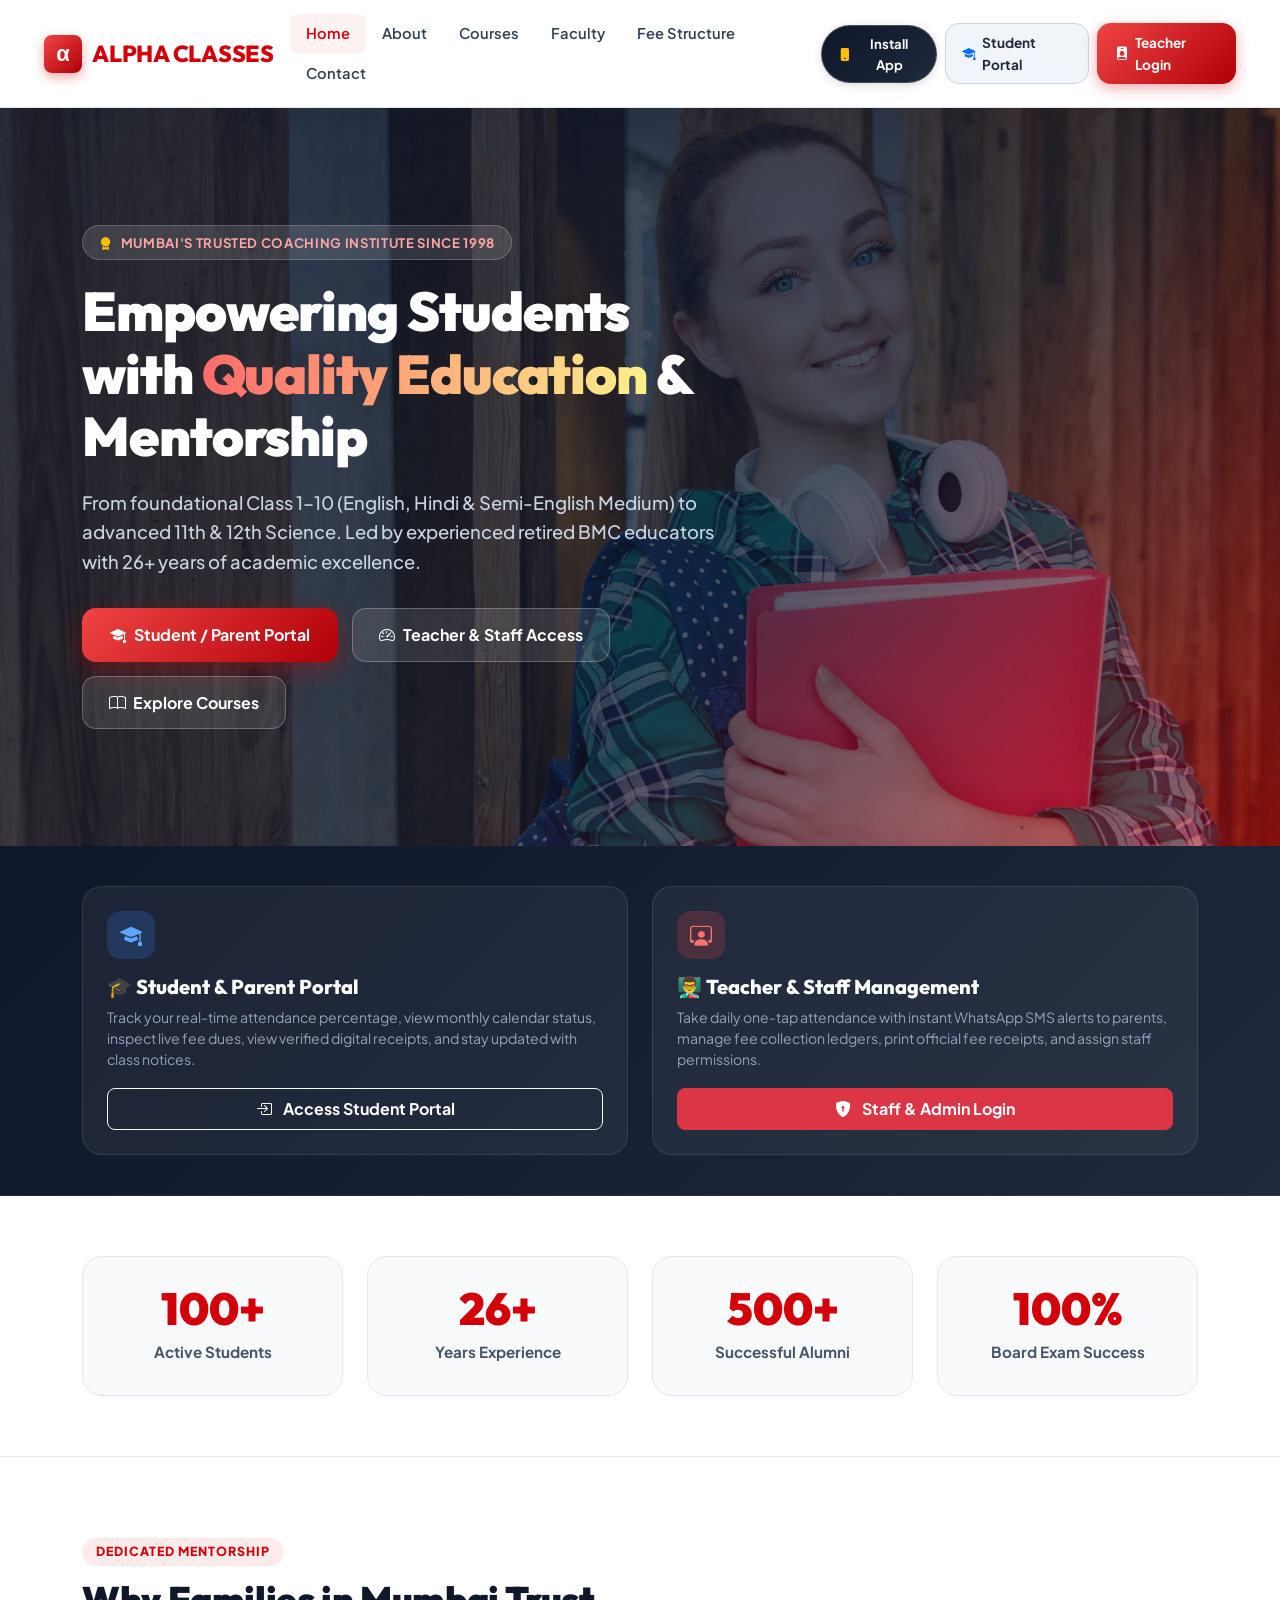
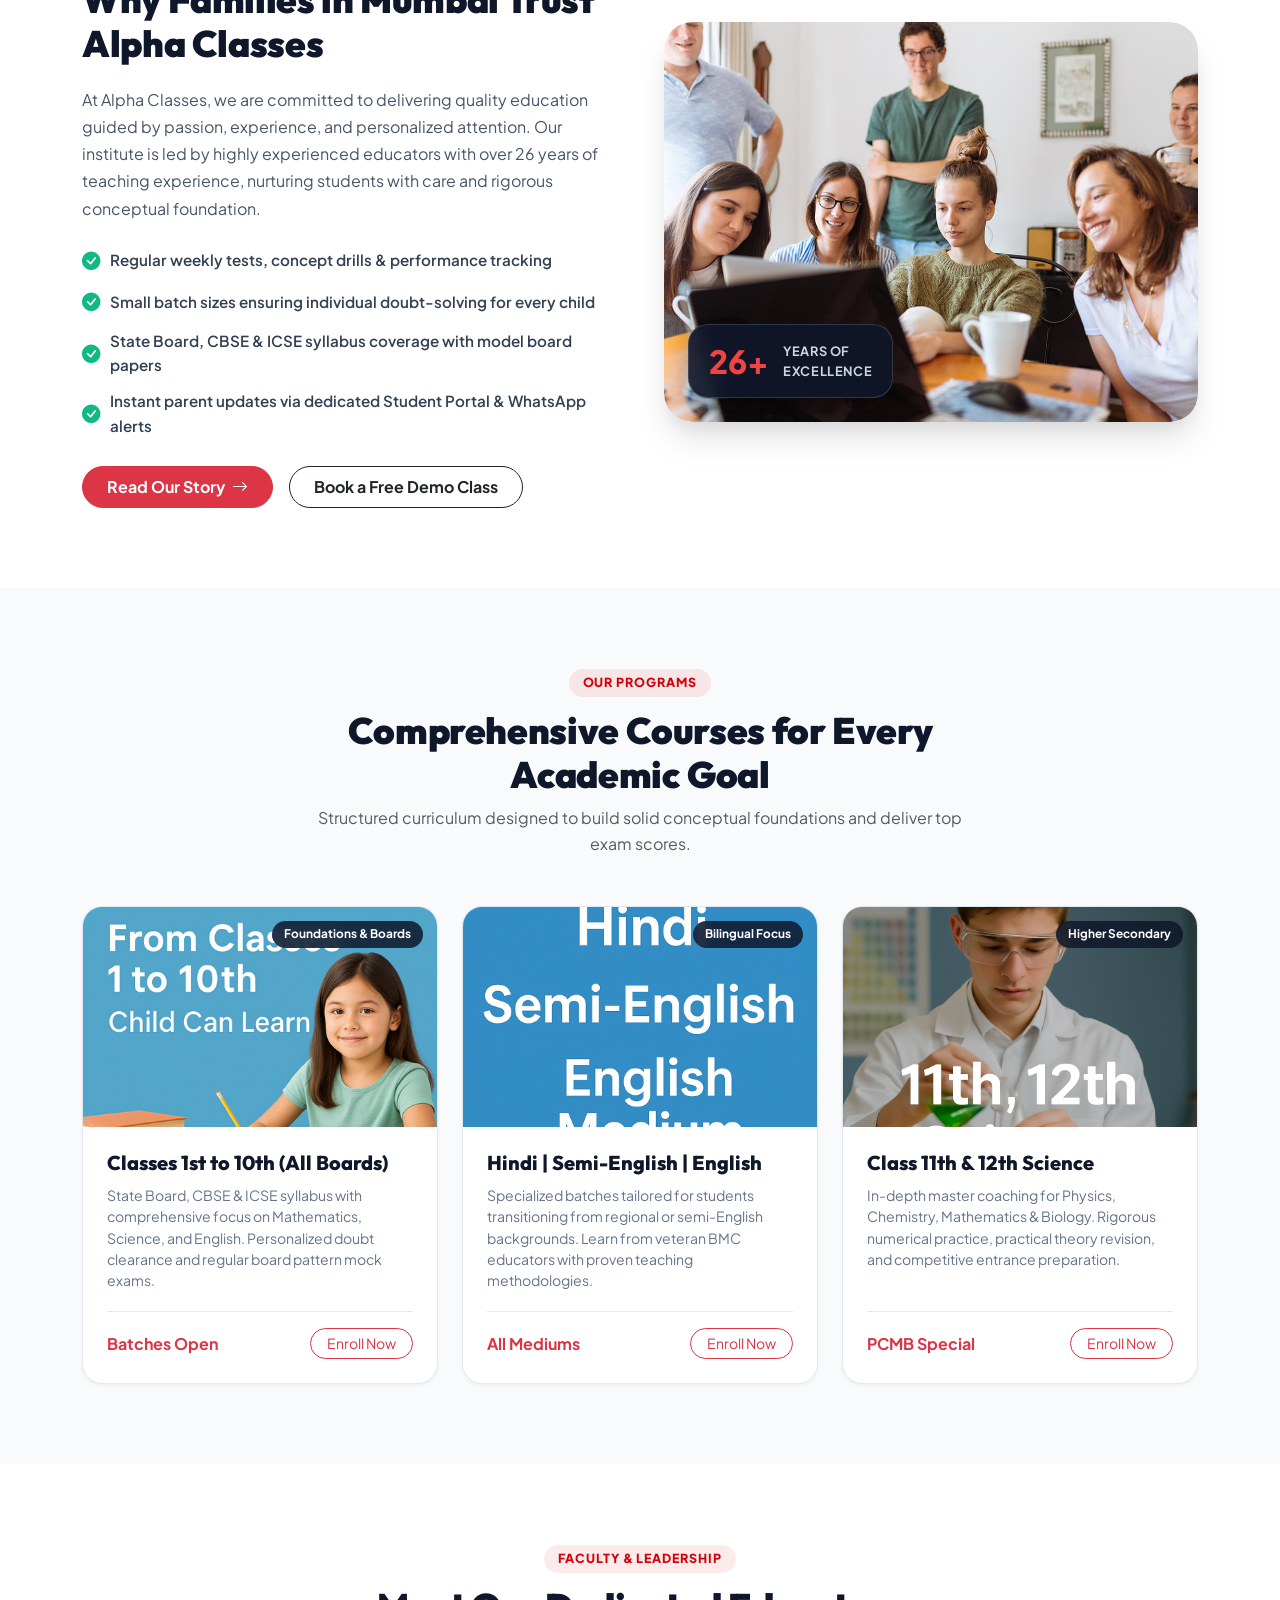
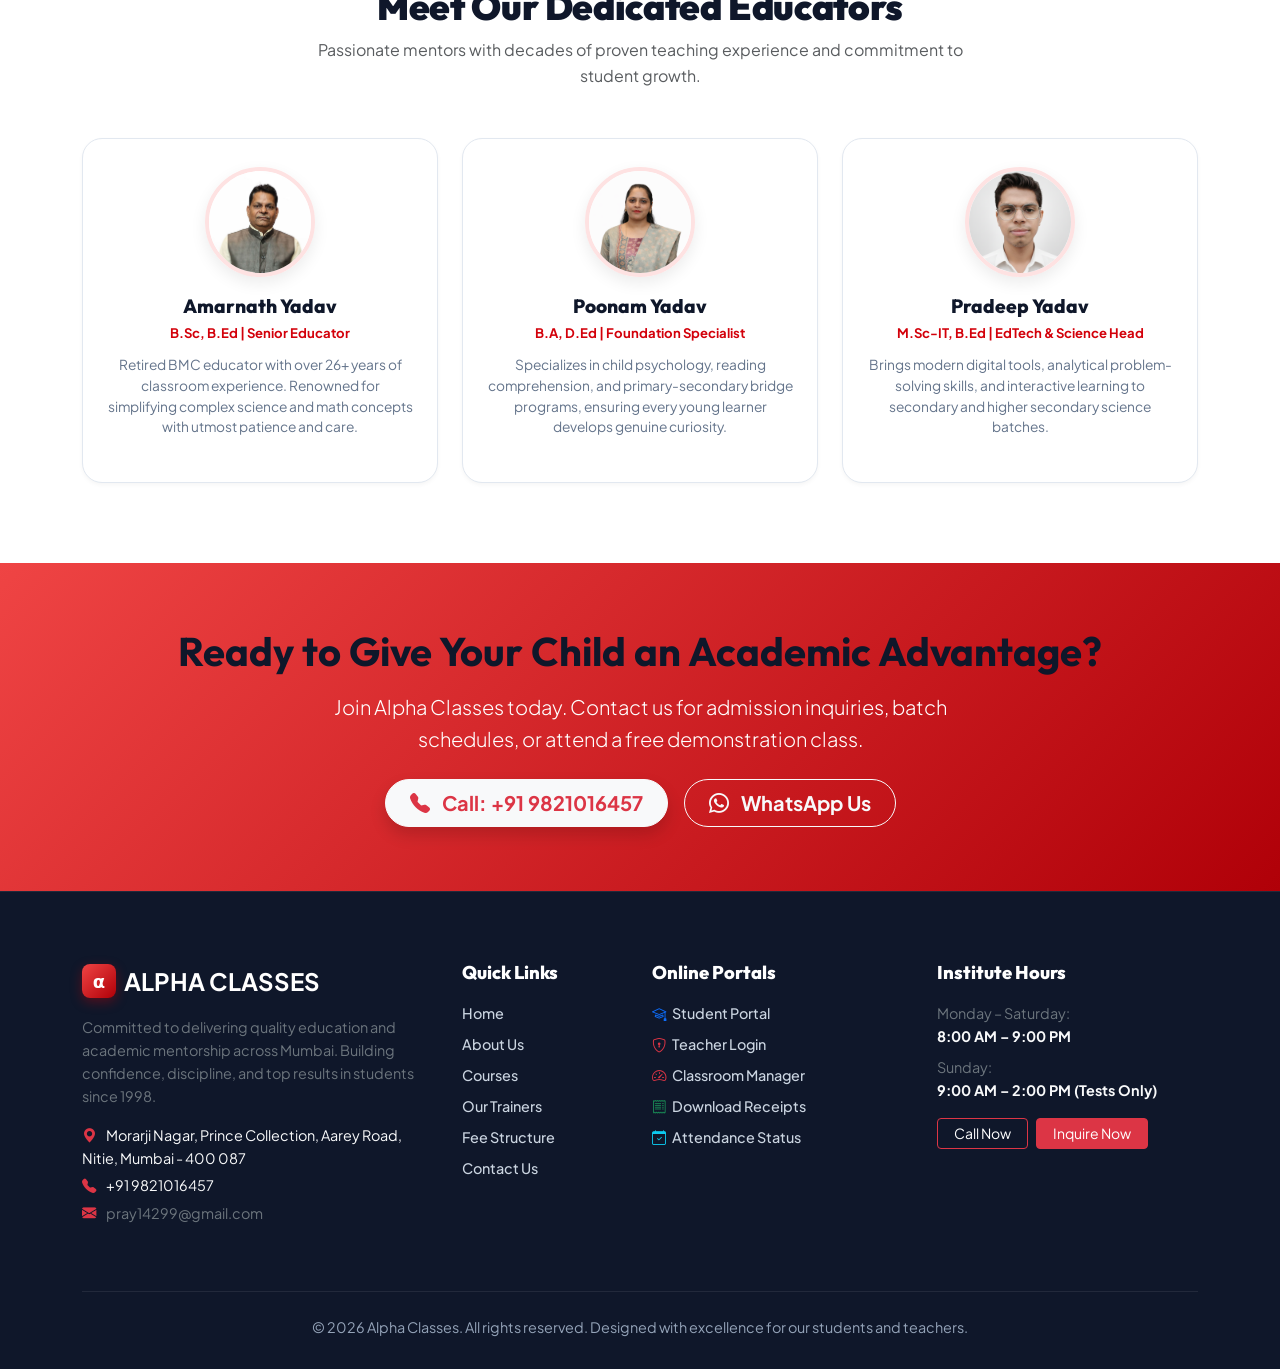
<file: index.html>
<!DOCTYPE html>
<html lang="en">
<head>
  <meta charset="UTF-8" />
  <meta name="viewport" content="width=device-width, initial-scale=1.0"/>
  <title>Alpha Classes — Premier Coaching Institute | Mumbai</title>
  <meta name="description" content="Alpha Classes Mumbai - Quality education from Class 1 to 10th and 11th & 12th Science. Led by experienced educators with 26+ years of excellence." />
  <link rel="icon" type="image/png" href="./images/app-icon-192.png">

  <!-- PWA & Mobile App Meta Tags (iOS & Android) -->
  <link rel="manifest" href="manifest.json">
  <meta name="theme-color" content="#d3000a">
  <meta name="apple-mobile-web-app-capable" content="yes">
  <meta name="apple-mobile-web-app-status-bar-style" content="black-translucent">
  <meta name="apple-mobile-web-app-title" content="Alpha Classes">
  <link rel="apple-touch-icon" href="./images/apple-touch-icon.png">

  <!-- Google Fonts & Bootstrap 5 & Icons -->
  <link rel="preconnect" href="https://fonts.googleapis.com">
  <link rel="preconnect" href="https://fonts.gstatic.com" crossorigin>
  <link href="https://fonts.googleapis.com/css2?family=Outfit:wght@500;600;700;800;900&family=Plus+Jakarta+Sans:wght@400;500;600;700;800&display=swap" rel="stylesheet">
  <link href="https://cdn.jsdelivr.net/npm/bootstrap@5.0.2/dist/css/bootstrap.min.css" rel="stylesheet"/>
  <link rel="stylesheet" href="https://cdn.jsdelivr.net/npm/bootstrap-icons@1.11.3/font/bootstrap-icons.min.css">
  
  <!-- Custom Modern Stylesheet -->
  <link rel="stylesheet" href="style.css" />
  <link rel="stylesheet" href="Responsive.css"/>
</head>
<body>

  <!-- Sticky Modern Navbar -->
  <header class="navbarofwebsite">
    <div class="container-fluid px-lg-4">
      <nav class="navbar navbar-expand-lg navbar-light py-2">
        <a class="navbar-brand logo" href="index.html">
          <span class="brand-alpha-symbol">α</span>
          <span>ALPHA CLASSES</span>
        </a>

        <!-- Mobile Menu Toggle Button -->
        <button class="navbar-toggler border-0 shadow-none" type="button" data-bs-toggle="collapse" data-bs-target="#navbarNav" aria-controls="navbarNav" aria-expanded="false" aria-label="Toggle navigation">
          <span class="navbar-toggler-icon"></span>
        </button>

        <!-- Navbar Links -->
        <div class="collapse navbar-collapse" id="navbarNav">
          <ul class="nav navul mx-auto mb-2 mb-lg-0">
            <li class="nav-item">
              <a class="nav-link active" href="index.html">Home</a>
            </li>
            <li class="nav-item">
              <a class="nav-link" href="About.html">About</a>
            </li>
            <li class="nav-item">
              <a class="nav-link" href="Courses.html">Courses</a>
            </li>
            <li class="nav-item">
              <a class="nav-link" href="Trainer.html">Faculty</a>
            </li>
            <li class="nav-item">
              <a class="nav-link" href="Pricing.html">Fee Structure</a>
            </li>
            <li class="nav-item">
              <a class="nav-link" href="Contact.html">Contact</a>
            </li>
          </ul>

          <!-- Action Buttons: App Install, Student Portal & Teacher Portal -->
          <div class="navbar-cta-group d-flex align-items-center gap-2">
            <button type="button" class="app-install-pill btn-install-app" title="Install App on Android & iPhone">
              <i class="bi bi-phone-fill text-warning"></i>
              <span>Install App</span>
            </button>
            <a href="login.html?type=student" class="btn-student-nav" title="Students & Parents check attendance and fees">
              <i class="bi bi-mortarboard-fill text-primary"></i>
              <span>Student Portal</span>
            </a>
            <a href="login.html" class="loginbtn" title="Staff & Teachers Classroom Management">
              <i class="bi bi-person-badge-fill"></i>
              <span>Teacher Login</span>
            </a>
          </div>
        </div>
      </nav>
    </div>
  </header>

  <!-- Hero Section with Animated Badge & Dual CTA -->
  <section class="hero-section text-white">
    <div class="container">
      <div class="row align-items-center">
        <div class="col-lg-8 col-xl-7">
          <div class="hero-content">
            <div class="hero-pill-badge">
              <i class="bi bi-award-fill text-warning"></i>
              <span>Mumbai's Trusted Coaching Institute Since 1998</span>
            </div>
            <h1 class="hero-title">
              Empowering Students with <span class="highlight-text">Quality Education</span> & Mentorship
            </h1>
            <p class="hero-lead">
              From foundational Class 1–10 (English, Hindi & Semi-English Medium) to advanced 11th & 12th Science. Led by experienced retired BMC educators with 26+ years of academic excellence.
            </p>
            <div class="hero-actions">
              <a href="login.html?type=student" class="btn-hero-primary">
                <i class="bi bi-mortarboard-fill"></i>
                <span>Student / Parent Portal</span>
              </a>
              <a href="login.html" class="btn-hero-secondary">
                <i class="bi bi-speedometer2"></i>
                <span>Teacher & Staff Access</span>
              </a>
              <a href="#courses" class="btn-hero-secondary">
                <i class="bi bi-book"></i>
                <span>Explore Courses</span>
              </a>
            </div>
          </div>
        </div>
      </div>
    </div>
  </section>

  <!-- Dual Portals Spotlight Section -->
  <section class="portal-spotlight-section">
    <div class="container">
      <div class="row g-4">
        <!-- Student & Parent Portal Card -->
        <div class="col-md-6">
          <div class="spotlight-card">
            <div>
              <div class="spotlight-icon-wrap student-icon">
                <i class="bi bi-mortarboard-fill"></i>
              </div>
              <h3>🎓 Student & Parent Portal</h3>
              <p>
                Track your real-time attendance percentage, view monthly calendar status, inspect live fee dues, view verified digital receipts, and stay updated with class notices.
              </p>
            </div>
            <div>
              <a href="login.html?type=student" class="btn btn-outline-info w-100 fw-bold py-2 rounded-3 text-white border-light">
                <i class="bi bi-box-arrow-in-right me-2"></i> Access Student Portal
              </a>
            </div>
          </div>
        </div>

        <!-- Teacher & Admin Portal Card -->
        <div class="col-md-6">
          <div class="spotlight-card">
            <div>
              <div class="spotlight-icon-wrap teacher-icon">
                <i class="bi bi-person-workspace"></i>
              </div>
              <h3>👨‍🏫 Teacher & Staff Management</h3>
              <p>
                Take daily one-tap attendance with instant WhatsApp SMS alerts to parents, manage fee collection ledgers, print official fee receipts, and assign staff permissions.
              </p>
            </div>
            <div>
              <a href="login.html" class="btn btn-danger w-100 fw-bold py-2 rounded-3 text-white">
                <i class="bi bi-shield-lock-fill me-2"></i> Staff & Admin Login
              </a>
            </div>
          </div>
        </div>
      </div>
    </div>
  </section>

  <!-- Milestone Counters Section -->
  <section class="number-detail">
    <div class="container">
      <div class="row g-4">
        <div class="col-6 col-md-3">
          <div class="number-detail-box">
            <h2 class="number">100+</h2>
            <p class="detail">Active Students</p>
          </div>
        </div>
        <div class="col-6 col-md-3">
          <div class="number-detail-box">
            <h2 class="number">26+</h2>
            <p class="detail">Years Experience</p>
          </div>
        </div>
        <div class="col-6 col-md-3">
          <div class="number-detail-box">
            <h2 class="number">500+</h2>
            <p class="detail">Successful Alumni</p>
          </div>
        </div>
        <div class="col-6 col-md-3">
          <div class="number-detail-box">
            <h2 class="number">100%</h2>
            <p class="detail">Board Exam Success</p>
          </div>
        </div>
      </div>
    </div>
  </section>

  <!-- Why Choose Us Section with Visual Floating Badge -->
  <section class="below-hero">
    <div class="container">
      <div class="row align-items-center g-5">
        <div class="col-lg-6 whychooseus">
          <span class="section-tag">Dedicated Mentorship</span>
          <h2 class="h2_whychooseus">Why Families in Mumbai Trust Alpha Classes</h2>
          <p class="p_whychooseus">
            At Alpha Classes, we are committed to delivering quality education guided by passion, experience, and personalized attention. Our institute is led by highly experienced educators with over 26 years of teaching experience, nurturing students with care and rigorous conceptual foundation.
          </p>
          
          <ul class="feature-list-checks">
            <li><i class="bi bi-check-circle-fill"></i> Regular weekly tests, concept drills & performance tracking</li>
            <li><i class="bi bi-check-circle-fill"></i> Small batch sizes ensuring individual doubt-solving for every child</li>
            <li><i class="bi bi-check-circle-fill"></i> State Board, CBSE & ICSE syllabus coverage with model board papers</li>
            <li><i class="bi bi-check-circle-fill"></i> Instant parent updates via dedicated Student Portal & WhatsApp alerts</li>
          </ul>

          <div class="d-flex gap-3 mt-4">
            <a href="About.html" class="btn btn-danger px-4 py-2 fw-bold rounded-pill">
              Read Our Story <i class="bi bi-arrow-right ms-1"></i>
            </a>
            <a href="Contact.html" class="btn btn-outline-dark px-4 py-2 fw-bold rounded-pill">
              Book a Free Demo Class
            </a>
          </div>
        </div>

        <div class="col-lg-6">
          <div class="whychooseus_img_wrap">
            <img src="./images/about.jpg" alt="Alpha Classes Classroom" class="whychooseus_img">
            <div class="experience-floating-badge">
              <div class="badge-number">26+</div>
              <div class="badge-text">Years of<br>Excellence</div>
            </div>
          </div>
        </div>
      </div>
    </div>
  </section>

  <!-- Popular Courses Section with Cards -->
  <section class="popular-courses" id="courses">
    <div class="container">
      <div class="section-header-wrap">
        <span class="section-tag">Our Programs</span>
        <h2 class="section-title">Comprehensive Courses for Every Academic Goal</h2>
        <p class="text-muted">Structured curriculum designed to build solid conceptual foundations and deliver top exam scores.</p>
      </div>

      <div class="row g-4">
        <!-- Course 1 -->
        <div class="col-md-4">
          <div class="course-card">
            <div class="course-img-wrap">
              <img src="./images/course-1.png" alt="Classes 1st to 10th">
              <span class="course-badge">Foundations & Boards</span>
            </div>
            <div class="course-body">
              <h3 class="course-title">Classes 1st to 10th (All Boards)</h3>
              <p class="course-desc">
                State Board, CBSE & ICSE syllabus with comprehensive focus on Mathematics, Science, and English. Personalized doubt clearance and regular board pattern mock exams.
              </p>
              <div class="course-footer">
                <span class="fw-bold text-danger">Batches Open</span>
                <a href="Contact.html" class="btn btn-sm btn-outline-danger rounded-pill px-3">Enroll Now</a>
              </div>
            </div>
          </div>
        </div>

        <!-- Course 2 -->
        <div class="col-md-4">
          <div class="course-card">
            <div class="course-img-wrap">
              <img src="./images/medium.png" alt="Mediums Offered">
              <span class="course-badge">Bilingual Focus</span>
            </div>
            <div class="course-body">
              <h3 class="course-title">Hindi | Semi-English | English</h3>
              <p class="course-desc">
                Specialized batches tailored for students transitioning from regional or semi-English backgrounds. Learn from veteran BMC educators with proven teaching methodologies.
              </p>
              <div class="course-footer">
                <span class="fw-bold text-danger">All Mediums</span>
                <a href="Contact.html" class="btn btn-sm btn-outline-danger rounded-pill px-3">Enroll Now</a>
              </div>
            </div>
          </div>
        </div>

        <!-- Course 3 -->
        <div class="col-md-4">
          <div class="course-card">
            <div class="course-img-wrap">
              <img src="./images/science.png" alt="Class 11th & 12th Science">
              <span class="course-badge">Higher Secondary</span>
            </div>
            <div class="course-body">
              <h3 class="course-title">Class 11th & 12th Science</h3>
              <p class="course-desc">
                In-depth master coaching for Physics, Chemistry, Mathematics & Biology. Rigorous numerical practice, practical theory revision, and competitive entrance preparation.
              </p>
              <div class="course-footer">
                <span class="fw-bold text-danger">PCMB Special</span>
                <a href="Contact.html" class="btn btn-sm btn-outline-danger rounded-pill px-3">Enroll Now</a>
              </div>
            </div>
          </div>
        </div>
      </div>
    </div>
  </section>

  <!-- Meet Our Leadership & Educators -->
  <section class="founders">
    <div class="container">
      <div class="section-header-wrap">
        <span class="section-tag">Faculty & Leadership</span>
        <h2 class="section-title">Meet Our Dedicated Educators</h2>
        <p class="text-muted">Passionate mentors with decades of proven teaching experience and commitment to student growth.</p>
      </div>

      <div class="row g-4">
        <!-- Faculty 1 -->
        <div class="col-md-4">
          <div class="faculty-card">
            <div class="faculty-avatar-wrap">
              <img src="./images/Amarnath-sir.png" alt="Amarnath Yadav Sir">
            </div>
            <h4 class="faculty-name">Amarnath Yadav</h4>
            <div class="faculty-qualification">B.Sc, B.Ed | Senior Educator</div>
            <p class="faculty-bio">
              Retired BMC educator with over 26+ years of classroom experience. Renowned for simplifying complex science and math concepts with utmost patience and care.
            </p>
          </div>
        </div>

        <!-- Faculty 2 -->
        <div class="col-md-4">
          <div class="faculty-card">
            <div class="faculty-avatar-wrap">
              <img src="./images/poonam_image.png" alt="Poonam Yadav Ma'am">
            </div>
            <h4 class="faculty-name">Poonam Yadav</h4>
            <div class="faculty-qualification">B.A, D.Ed | Foundation Specialist</div>
            <p class="faculty-bio">
              Specializes in child psychology, reading comprehension, and primary-secondary bridge programs, ensuring every young learner develops genuine curiosity.
            </p>
          </div>
        </div>

        <!-- Faculty 3 -->
        <div class="col-md-4">
          <div class="faculty-card">
            <div class="faculty-avatar-wrap">
              <img src="./images/my photo.png" alt="Pradeep Yadav Sir" onerror="this.src='./images/my photo.jpg'">
            </div>
            <h4 class="faculty-name">Pradeep Yadav</h4>
            <div class="faculty-qualification">M.Sc-IT, B.Ed | EdTech & Science Head</div>
            <p class="faculty-bio">
              Brings modern digital tools, analytical problem-solving skills, and interactive learning to secondary and higher secondary science batches.
            </p>
          </div>
        </div>
      </div>
    </div>
  </section>

  <!-- Call to Action Banner -->
  <section class="py-5" style="background: linear-gradient(135deg, #ef4444 0%, #b00008 100%);">
    <div class="container text-center text-white py-3">
      <h2 class="display-6 fw-bold mb-3">Ready to Give Your Child an Academic Advantage?</h2>
      <p class="lead mb-4 mx-auto" style="max-width: 650px;">
        Join Alpha Classes today. Contact us for admission inquiries, batch schedules, or attend a free demonstration class.
      </p>
      <div class="d-flex justify-content-center gap-3 flex-wrap">
        <a href="tel:+919821016457" class="btn btn-light btn-lg px-4 fw-bold text-danger rounded-pill shadow">
          <i class="bi bi-telephone-fill me-2"></i> Call: +91 9821016457
        </a>
        <a href="https://wa.me/919821016457?text=Hello%20Alpha%20Classes,%20I%20am%20interested%20in%20admission%20inquiries." target="_blank" class="btn btn-outline-light btn-lg px-4 fw-bold rounded-pill">
          <i class="bi bi-whatsapp me-2"></i> WhatsApp Us
        </a>
      </div>
    </div>
  </section>

  <!-- Modern Institute Footer -->
  <footer class="footer">
    <div class="container">
      <div class="row g-4">
        <!-- Column 1: Info -->
        <div class="col-lg-4 col-md-6">
          <div class="d-flex align-items-center gap-2 mb-3">
            <span class="brand-alpha-symbol" style="width:34px; height:34px; font-size:18px;">α</span>
            <span class="fw-bold text-white fs-4">ALPHA CLASSES</span>
          </div>
          <p class="text-secondary small mb-3">
            Committed to delivering quality education and academic mentorship across Mumbai. Building confidence, discipline, and top results in students since 1998.
          </p>
          <p class="mb-1 small text-light"><i class="bi bi-geo-alt-fill text-danger me-2"></i> Morarji Nagar, Prince Collection, Aarey Road, Nitie, Mumbai - 400 087</p>
          <p class="mb-1 small text-light"><i class="bi bi-telephone-fill text-danger me-2"></i> +91 9821016457</p>
          <p class="small text-light"><i class="bi bi-envelope-fill text-danger me-2"></i> <a href="mailto:pray14299@gmail.com" class="text-secondary text-decoration-none">pray14299@gmail.com</a></p>
        </div>

        <!-- Column 2: Quick Links -->
        <div class="col-lg-2 col-md-3 col-6 quick-links">
          <h5>Quick Links</h5>
          <ul class="footer-links list-unstyled">
            <li><a href="index.html">Home</a></li>
            <li><a href="About.html">About Us</a></li>
            <li><a href="Courses.html">Courses</a></li>
            <li><a href="Trainer.html">Our Trainers</a></li>
            <li><a href="Pricing.html">Fee Structure</a></li>
            <li><a href="Contact.html">Contact Us</a></li>
          </ul>
        </div>

        <!-- Column 3: Portals & Access -->
        <div class="col-lg-3 col-md-3 col-6">
          <h5>Online Portals</h5>
          <ul class="footer-links list-unstyled">
            <li><a href="login.html?type=student"><i class="bi bi-mortarboard me-1 text-primary"></i> Student Portal</a></li>
            <li><a href="login.html"><i class="bi bi-shield-lock me-1 text-danger"></i> Teacher Login</a></li>
            <li><a href="portal.html"><i class="bi bi-speedometer2 me-1 text-danger"></i> Classroom Manager</a></li>
            <li><a href="login.html?type=student"><i class="bi bi-receipt me-1 text-success"></i> Download Receipts</a></li>
            <li><a href="login.html?type=student"><i class="bi bi-calendar-check me-1 text-info"></i> Attendance Status</a></li>
          </ul>
        </div>

        <!-- Column 4: Contact Hours -->
        <div class="col-lg-3 col-md-6">
          <h5>Institute Hours</h5>
          <p class="small text-secondary mb-2">Monday – Saturday:<br><strong class="text-light">8:00 AM – 9:00 PM</strong></p>
          <p class="small text-secondary mb-3">Sunday:<br><strong class="text-light">9:00 AM – 2:00 PM (Tests Only)</strong></p>
          <div class="d-flex gap-2 mt-3">
            <a href="tel:+919821016457" class="btn btn-sm btn-outline-danger px-3 py-1 text-white">Call Now</a>
            <a href="Contact.html" class="btn btn-sm btn-danger px-3 py-1">Inquire Now</a>
          </div>
        </div>
      </div>

      <div class="footer-bottom">
        <p class="mb-0">&copy; 2026 Alpha Classes. All rights reserved. Designed with excellence for our students and teachers.</p>
      </div>
    </div>
  </footer>

  <!-- Bootstrap JS & PWA Installer -->
  <script src="https://cdn.jsdelivr.net/npm/bootstrap@5.0.2/dist/js/bootstrap.bundle.min.js"></script>
  <script src="app-installer.js"></script>
</body>
</html>
</file>
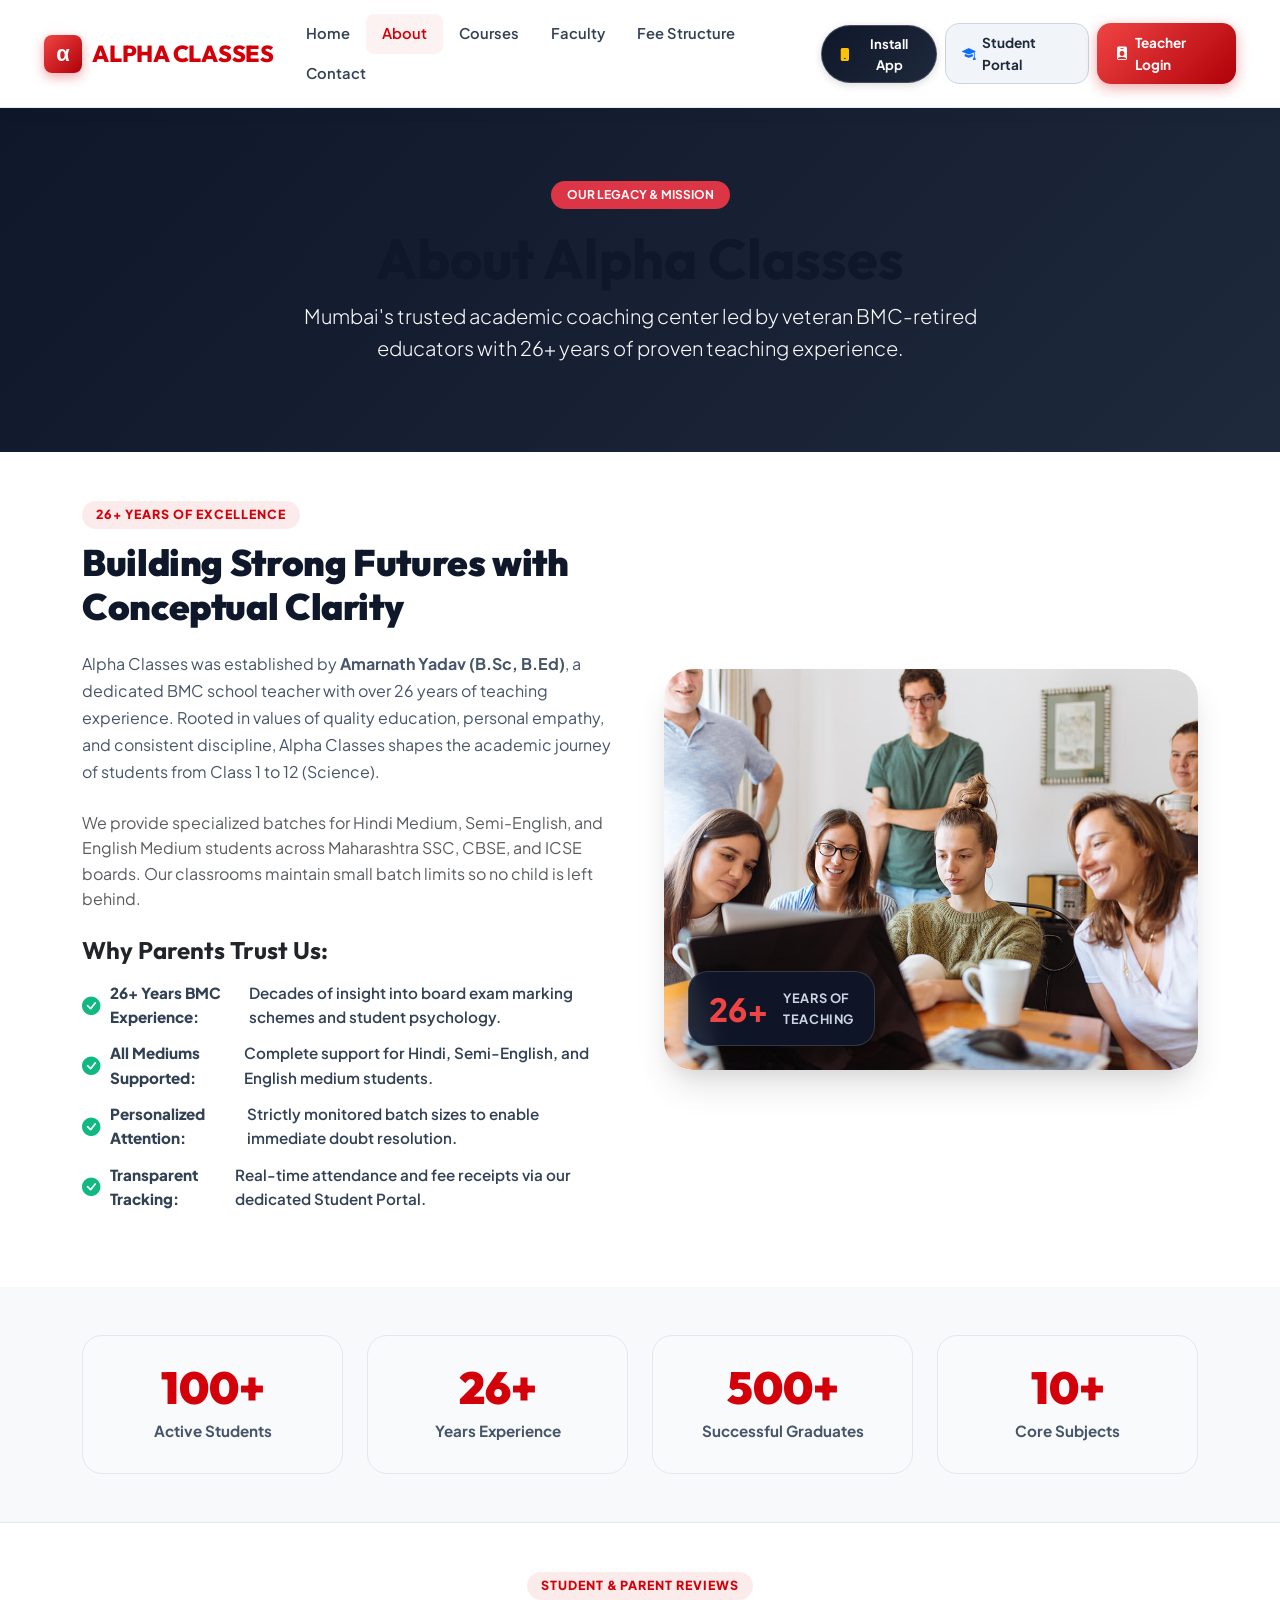
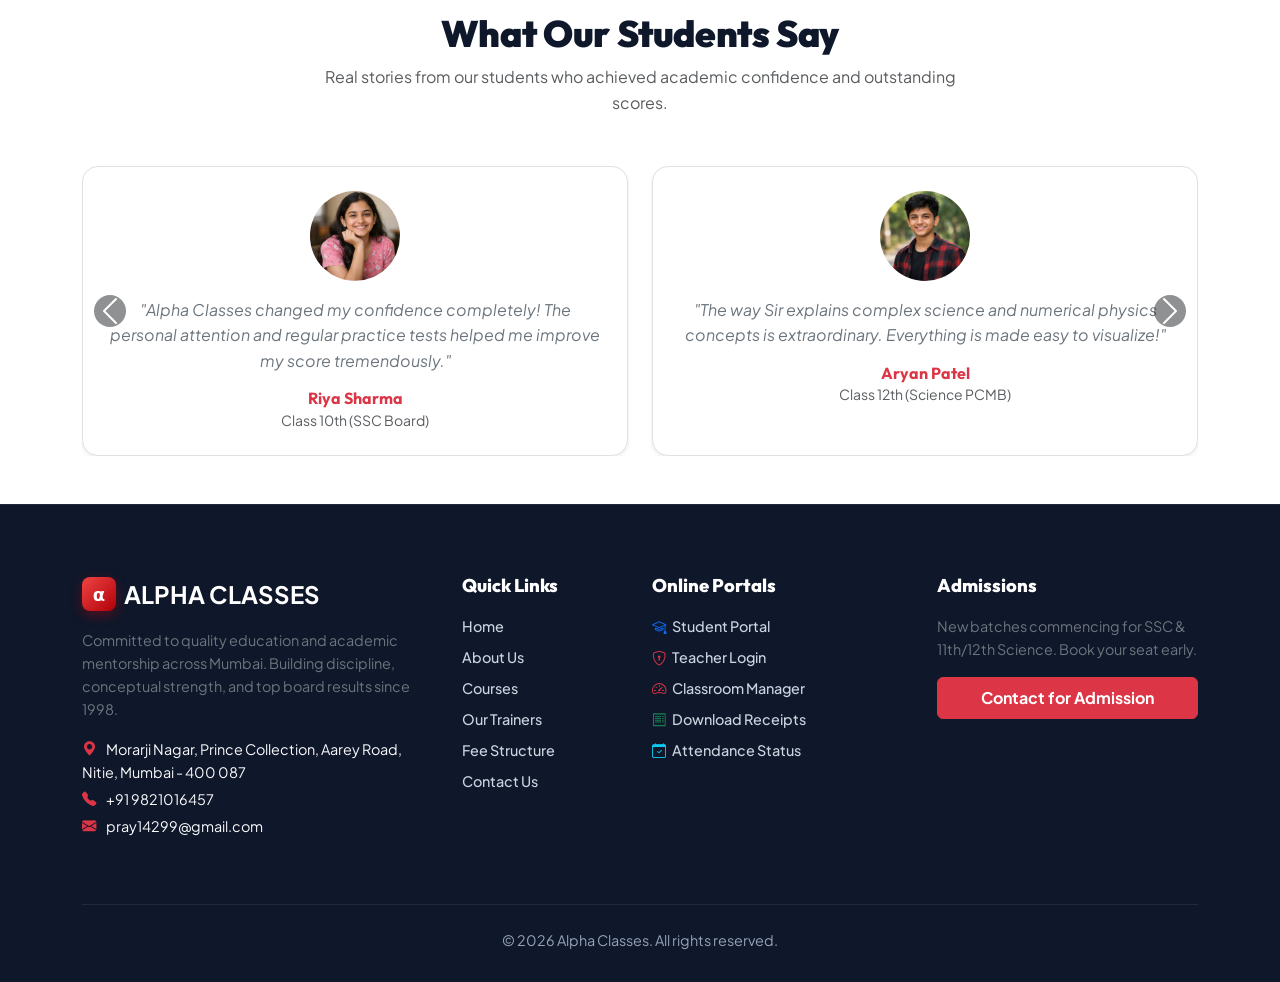
<file: About.html>
<!DOCTYPE html>
<html lang="en">
<head>
  <meta charset="UTF-8">
  <meta name="viewport" content="width=device-width, initial-scale=1.0">
  <title>About Us — Alpha Classes | 26+ Years of Teaching Excellence</title>
  <link rel="icon" type="image/png" href="./images/app-icon-192.png">

  <!-- PWA & Mobile App Meta Tags (iOS & Android) -->
  <link rel="manifest" href="manifest.json">
  <meta name="theme-color" content="#d3000a">
  <meta name="apple-mobile-web-app-capable" content="yes">
  <meta name="apple-mobile-web-app-status-bar-style" content="black-translucent">
  <meta name="apple-mobile-web-app-title" content="Alpha Classes">
  <link rel="apple-touch-icon" href="./images/apple-touch-icon.png">

  <!-- Fonts & Icons & Bootstrap 5 -->
  <link rel="preconnect" href="https://fonts.googleapis.com">
  <link rel="preconnect" href="https://fonts.gstatic.com" crossorigin>
  <link href="https://fonts.googleapis.com/css2?family=Outfit:wght@500;600;700;800;900&family=Plus+Jakarta+Sans:wght@400;500;600;700;800&display=swap" rel="stylesheet">
  <link href="https://cdn.jsdelivr.net/npm/bootstrap@5.0.2/dist/css/bootstrap.min.css" rel="stylesheet"/>
  <link rel="stylesheet" href="https://cdn.jsdelivr.net/npm/bootstrap-icons@1.11.3/font/bootstrap-icons.min.css">
  <link rel="stylesheet" href="style.css">
  <link rel="stylesheet" href="Responsive.css"/>
</head>
<body>
  <!-- Sticky Modern Navbar -->
  <header class="navbarofwebsite">
    <div class="container-fluid px-lg-4">
      <nav class="navbar navbar-expand-lg navbar-light py-2">
        <a class="navbar-brand logo" href="index.html">
          <span class="brand-alpha-symbol">α</span>
          <span>ALPHA CLASSES</span>
        </a>

        <button class="navbar-toggler border-0 shadow-none" type="button" data-bs-toggle="collapse" data-bs-target="#navbarNav">
          <span class="navbar-toggler-icon"></span>
        </button>

        <div class="collapse navbar-collapse" id="navbarNav">
          <ul class="nav navul mx-auto mb-2 mb-lg-0">
            <li class="nav-item">
              <a class="nav-link" href="index.html">Home</a>
            </li>
            <li class="nav-item">
              <a class="nav-link active" href="About.html">About</a>
            </li>
            <li class="nav-item">
              <a class="nav-link" href="Courses.html">Courses</a>
            </li>
            <li class="nav-item">
              <a class="nav-link" href="Trainer.html">Faculty</a>
            </li>
            <li class="nav-item">
              <a class="nav-link" href="Pricing.html">Fee Structure</a>
            </li>
            <li class="nav-item">
              <a class="nav-link" href="Contact.html">Contact</a>
            </li>
          </ul>

          <div class="navbar-cta-group d-flex align-items-center gap-2">
            <button type="button" class="app-install-pill btn-install-app" title="Install App on Android & iPhone">
              <i class="bi bi-phone-fill text-warning"></i>
              <span>Install App</span>
            </button>
            <a href="login.html?type=student" class="btn-student-nav" title="Student & Parent Portal">
              <i class="bi bi-mortarboard-fill text-primary"></i>
              <span>Student Portal</span>
            </a>
            <a href="login.html" class="loginbtn" title="Staff Classroom Portal">
              <i class="bi bi-person-badge-fill"></i>
              <span>Teacher Login</span>
            </a>
          </div>
        </div>
      </nav>
    </div>
  </header>

  <!-- Page Banner -->
  <section class="py-5 text-white" style="background: linear-gradient(135deg, #0f172a 0%, #1e293b 100%);">
    <div class="container text-center py-4">
      <span class="badge bg-danger px-3 py-2 rounded-pill text-uppercase mb-3">Our Legacy & Mission</span>
      <h1 class="display-4 fw-bold">About Alpha Classes</h1>
      <p class="lead text-light mx-auto" style="max-width: 700px;">
        Mumbai's trusted academic coaching center led by veteran BMC-retired educators with 26+ years of proven teaching experience.
      </p>
    </div>
  </section>

  <!-- Detailed Story Section -->
  <section class="below-hero py-5">
    <div class="container">
      <div class="row align-items-center g-5">
        <div class="col-lg-6 whychooseus">
          <span class="section-tag">26+ Years of Excellence</span>
          <h2 class="h2_whychooseus">Building Strong Futures with Conceptual Clarity</h2>
          <p class="p_whychooseus">
            Alpha Classes was established by <strong>Amarnath Yadav (B.Sc, B.Ed)</strong>, a dedicated BMC school teacher with over 26 years of teaching experience. Rooted in values of quality education, personal empathy, and consistent discipline, Alpha Classes shapes the academic journey of students from Class 1 to 12 (Science).
          </p>
          <p class="text-muted">
            We provide specialized batches for Hindi Medium, Semi-English, and English Medium students across Maharashtra SSC, CBSE, and ICSE boards. Our classrooms maintain small batch limits so no child is left behind.
          </p>

          <h4 class="fw-bold mt-4 mb-3 text-dark">Why Parents Trust Us:</h4>
          <ul class="feature-list-checks">
            <li><i class="bi bi-check-circle-fill"></i> <strong>26+ Years BMC Experience:</strong> Decades of insight into board exam marking schemes and student psychology.</li>
            <li><i class="bi bi-check-circle-fill"></i> <strong>All Mediums Supported:</strong> Complete support for Hindi, Semi-English, and English medium students.</li>
            <li><i class="bi bi-check-circle-fill"></i> <strong>Personalized Attention:</strong> Strictly monitored batch sizes to enable immediate doubt resolution.</li>
            <li><i class="bi bi-check-circle-fill"></i> <strong>Transparent Tracking:</strong> Real-time attendance and fee receipts via our dedicated Student Portal.</li>
          </ul>
        </div>

        <div class="col-lg-6">
          <div class="whychooseus_img_wrap">
            <img src="./images/about.jpg" alt="Alpha Classes Learning" class="whychooseus_img">
            <div class="experience-floating-badge">
              <div class="badge-number">26+</div>
              <div class="badge-text">Years of<br>Teaching</div>
            </div>
          </div>
        </div>
      </div>
    </div>
  </section>

  <!-- Milestone Counters -->
  <section class="number-detail py-5 bg-light">
    <div class="container">
      <div class="row g-4">
        <div class="col-6 col-md-3">
          <div class="number-detail-box">
            <h2 class="number">100+</h2>
            <p class="detail">Active Students</p>
          </div>
        </div>
        <div class="col-6 col-md-3">
          <div class="number-detail-box">
            <h2 class="number">26+</h2>
            <p class="detail">Years Experience</p>
          </div>
        </div>
        <div class="col-6 col-md-3">
          <div class="number-detail-box">
            <h2 class="number">500+</h2>
            <p class="detail">Successful Graduates</p>
          </div>
        </div>
        <div class="col-6 col-md-3">
          <div class="number-detail-box">
            <h2 class="number">10+</h2>
            <p class="detail">Core Subjects</p>
          </div>
        </div>
      </div>
    </div>
  </section>

  <!-- Testimonials Carousel Section -->
  <section id="testimonials" class="py-5">
    <div class="container">
      <div class="section-header-wrap">
        <span class="section-tag">Student & Parent Reviews</span>
        <h2 class="section-title">What Our Students Say</h2>
        <p class="text-muted">Real stories from our students who achieved academic confidence and outstanding scores.</p>
      </div>

      <div id="testimonialCarousel" class="carousel slide" data-bs-ride="carousel">
        <div class="carousel-inner">
          <!-- Slide 1 -->
          <div class="carousel-item active">
            <div class="row g-4 justify-content-center">
              <div class="col-md-6">
                <div class="card p-4 text-center border shadow-sm rounded-4 h-100">
                  <img src="./images/student1.png" class="rounded-circle mx-auto mb-3" style="width: 90px; height: 90px; object-fit: cover;" alt="Student 1">
                  <p class="fst-italic text-secondary">"Alpha Classes changed my confidence completely! The personal attention and regular practice tests helped me improve my score tremendously."</p>
                  <h6 class="fw-bold mb-0 text-danger">Riya Sharma</h6>
                  <small class="text-muted">Class 10th (SSC Board)</small>
                </div>
              </div>
              <div class="col-md-6">
                <div class="card p-4 text-center border shadow-sm rounded-4 h-100">
                  <img src="./images/student2.png" class="rounded-circle mx-auto mb-3" style="width: 90px; height: 90px; object-fit: cover;" alt="Student 2">
                  <p class="fst-italic text-secondary">"The way Sir explains complex science and numerical physics concepts is extraordinary. Everything is made easy to visualize!"</p>
                  <h6 class="fw-bold mb-0 text-danger">Aryan Patel</h6>
                  <small class="text-muted">Class 12th (Science PCMB)</small>
                </div>
              </div>
            </div>
          </div>

          <!-- Slide 2 -->
          <div class="carousel-item">
            <div class="row g-4 justify-content-center">
              <div class="col-md-6">
                <div class="card p-4 text-center border shadow-sm rounded-4 h-100">
                  <img src="./images/student3.png" class="rounded-circle mx-auto mb-3" style="width: 90px; height: 90px; object-fit: cover;" alt="Student 3">
                  <p class="fst-italic text-secondary">"Best coaching for Hindi and Semi-English medium students. Concepts are explained clearly in both languages so there is zero confusion."</p>
                  <h6 class="fw-bold mb-0 text-danger">Sneha Yadav</h6>
                  <small class="text-muted">Class 8th</small>
                </div>
              </div>
              <div class="col-md-6">
                <div class="card p-4 text-center border shadow-sm rounded-4 h-100">
                  <img src="./images/student4.png" class="rounded-circle mx-auto mb-3" style="width: 90px; height: 90px; object-fit: cover;" alt="Student 4">
                  <p class="fst-italic text-secondary">"Thanks to Alpha Classes, I scored above 90% in my SSC board exam. The revision batches and previous board papers helped so much!"</p>
                  <h6 class="fw-bold mb-0 text-danger">Kunal Mehta</h6>
                  <small class="text-muted">Class 10th Graduate</small>
                </div>
              </div>
            </div>
          </div>
        </div>

        <button class="carousel-control-prev" type="button" data-bs-target="#testimonialCarousel" data-bs-slide="prev" style="width: 5%;">
          <span class="carousel-control-prev-icon bg-dark rounded-circle p-2" aria-hidden="true"></span>
        </button>
        <button class="carousel-control-next" type="button" data-bs-target="#testimonialCarousel" data-bs-slide="next" style="width: 5%;">
          <span class="carousel-control-next-icon bg-dark rounded-circle p-2" aria-hidden="true"></span>
        </button>
      </div>
    </div>
  </section>

  <!-- Modern Footer -->
  <footer class="footer">
    <div class="container">
      <div class="row g-4">
        <div class="col-lg-4 col-md-6">
          <div class="d-flex align-items-center gap-2 mb-3">
            <span class="brand-alpha-symbol" style="width:34px; height:34px; font-size:18px;">α</span>
            <span class="fw-bold text-white fs-4">ALPHA CLASSES</span>
          </div>
          <p class="text-secondary small mb-3">
            Committed to quality education and academic mentorship across Mumbai. Building discipline, conceptual strength, and top board results since 1998.
          </p>
          <p class="mb-1 small text-light"><i class="bi bi-geo-alt-fill text-danger me-2"></i> Morarji Nagar, Prince Collection, Aarey Road, Nitie, Mumbai - 400 087</p>
          <p class="mb-1 small text-light"><i class="bi bi-telephone-fill text-danger me-2"></i> +91 9821016457</p>
          <p class="small text-light"><i class="bi bi-envelope-fill text-danger me-2"></i> pray14299@gmail.com</p>
        </div>

        <div class="col-lg-2 col-md-3 col-6 quick-links">
          <h5>Quick Links</h5>
          <ul class="footer-links list-unstyled">
            <li><a href="index.html">Home</a></li>
            <li><a href="About.html">About Us</a></li>
            <li><a href="Courses.html">Courses</a></li>
            <li><a href="Trainer.html">Our Trainers</a></li>
            <li><a href="Pricing.html">Fee Structure</a></li>
            <li><a href="Contact.html">Contact Us</a></li>
          </ul>
        </div>

        <div class="col-lg-3 col-md-3 col-6">
          <h5>Online Portals</h5>
          <ul class="footer-links list-unstyled">
            <li><a href="login.html?type=student"><i class="bi bi-mortarboard me-1 text-primary"></i> Student Portal</a></li>
            <li><a href="login.html"><i class="bi bi-shield-lock me-1 text-danger"></i> Teacher Login</a></li>
            <li><a href="portal.html"><i class="bi bi-speedometer2 me-1 text-danger"></i> Classroom Manager</a></li>
            <li><a href="login.html?type=student"><i class="bi bi-receipt me-1 text-success"></i> Download Receipts</a></li>
            <li><a href="login.html?type=student"><i class="bi bi-calendar-check me-1 text-info"></i> Attendance Status</a></li>
          </ul>
        </div>

        <div class="col-lg-3 col-md-6">
          <h5>Admissions</h5>
          <p class="small text-secondary mb-3">New batches commencing for SSC & 11th/12th Science. Book your seat early.</p>
          <a href="Contact.html" class="btn btn-danger w-100 py-2 fw-bold">Contact for Admission</a>
        </div>
      </div>

      <div class="footer-bottom">
        <p class="mb-0">&copy; 2026 Alpha Classes. All rights reserved.</p>
      </div>
    </div>
  </footer>

  <script src="https://cdn.jsdelivr.net/npm/bootstrap@5.0.2/dist/js/bootstrap.bundle.min.js"></script>
  <script src="app-installer.js"></script>
</body>
</html>
</file>
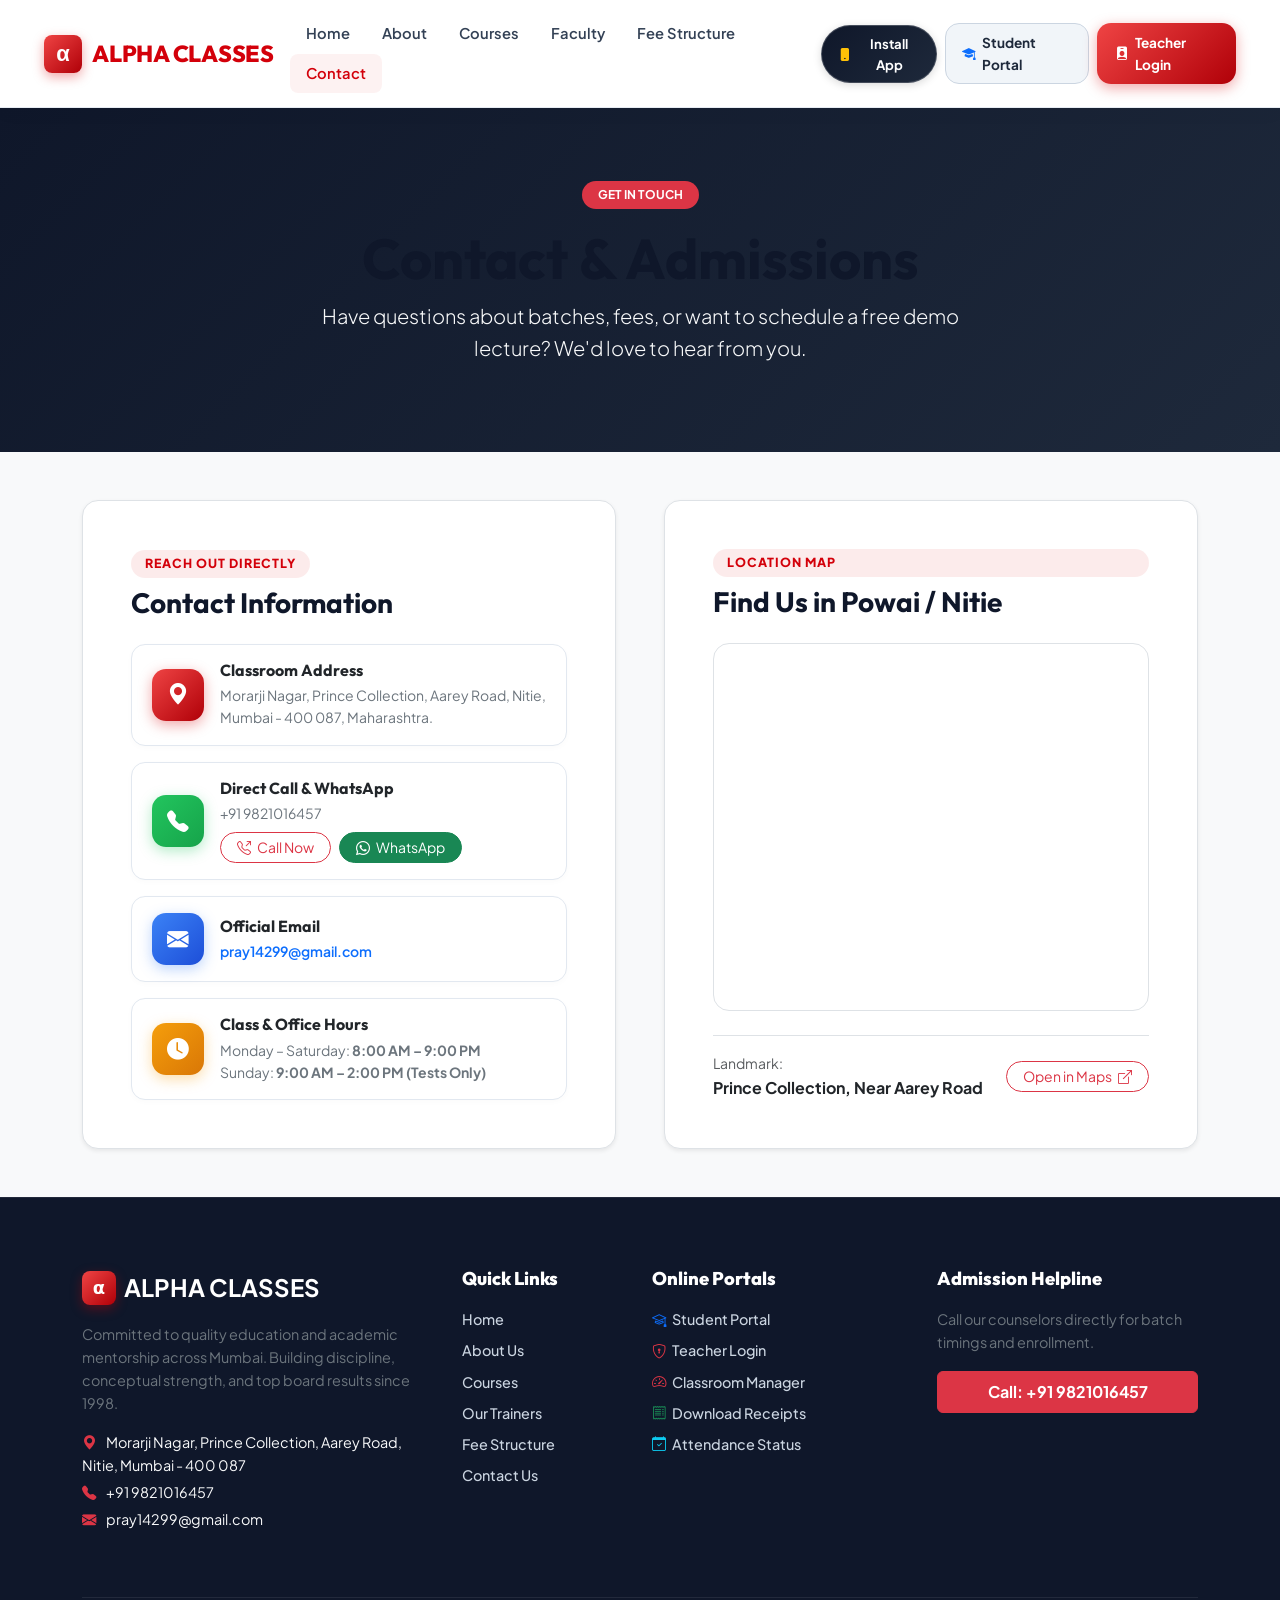
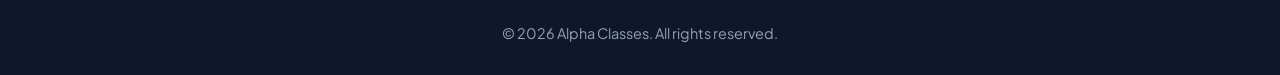
<file: Contact.html>
<!DOCTYPE html>
<html lang="en">
<head>
  <meta charset="UTF-8">
  <meta name="viewport" content="width=device-width, initial-scale=1.0">
  <title>Contact Us & Admissions — Alpha Classes | Morarji Nagar, Mumbai</title>
  <link rel="icon" type="image/png" href="./images/app-icon-192.png">

  <!-- PWA & Mobile App Meta Tags (iOS & Android) -->
  <link rel="manifest" href="manifest.json">
  <meta name="theme-color" content="#d3000a">
  <meta name="apple-mobile-web-app-capable" content="yes">
  <meta name="apple-mobile-web-app-status-bar-style" content="black-translucent">
  <meta name="apple-mobile-web-app-title" content="Alpha Classes">
  <link rel="apple-touch-icon" href="./images/apple-touch-icon.png">

  <!-- Fonts & Icons & Bootstrap 5 -->
  <link rel="preconnect" href="https://fonts.googleapis.com">
  <link rel="preconnect" href="https://fonts.gstatic.com" crossorigin>
  <link href="https://fonts.googleapis.com/css2?family=Outfit:wght@500;600;700;800;900&family=Plus+Jakarta+Sans:wght@400;500;600;700;800&display=swap" rel="stylesheet">
  <link href="https://cdn.jsdelivr.net/npm/bootstrap@5.0.2/dist/css/bootstrap.min.css" rel="stylesheet"/>
  <link rel="stylesheet" href="https://cdn.jsdelivr.net/npm/bootstrap-icons@1.11.3/font/bootstrap-icons.min.css">
  <link rel="stylesheet" href="style.css">
  <link rel="stylesheet" href="Responsive.css"/>
</head>
<body>
  <!-- Sticky Modern Navbar -->
  <header class="navbarofwebsite">
    <div class="container-fluid px-lg-4">
      <nav class="navbar navbar-expand-lg navbar-light py-2">
        <a class="navbar-brand logo" href="index.html">
          <span class="brand-alpha-symbol">α</span>
          <span>ALPHA CLASSES</span>
        </a>

        <button class="navbar-toggler border-0 shadow-none" type="button" data-bs-toggle="collapse" data-bs-target="#navbarNav">
          <span class="navbar-toggler-icon"></span>
        </button>

        <div class="collapse navbar-collapse" id="navbarNav">
          <ul class="nav navul mx-auto mb-2 mb-lg-0">
            <li class="nav-item">
              <a class="nav-link" href="index.html">Home</a>
            </li>
            <li class="nav-item">
              <a class="nav-link" href="About.html">About</a>
            </li>
            <li class="nav-item">
              <a class="nav-link" href="Courses.html">Courses</a>
            </li>
            <li class="nav-item">
              <a class="nav-link" href="Trainer.html">Faculty</a>
            </li>
            <li class="nav-item">
              <a class="nav-link" href="Pricing.html">Fee Structure</a>
            </li>
            <li class="nav-item">
              <a class="nav-link active" href="Contact.html">Contact</a>
            </li>
          </ul>

          <div class="navbar-cta-group d-flex align-items-center gap-2">
            <button type="button" class="app-install-pill btn-install-app" title="Install App on Android & iPhone">
              <i class="bi bi-phone-fill text-warning"></i>
              <span>Install App</span>
            </button>
            <a href="login.html?type=student" class="btn-student-nav" title="Student & Parent Portal">
              <i class="bi bi-mortarboard-fill text-primary"></i>
              <span>Student Portal</span>
            </a>
            <a href="login.html" class="loginbtn" title="Staff Classroom Portal">
              <i class="bi bi-person-badge-fill"></i>
              <span>Teacher Login</span>
            </a>
          </div>
        </div>
      </nav>
    </div>
  </header>

  <!-- Page Banner -->
  <section class="py-5 text-white" style="background: linear-gradient(135deg, #0f172a 0%, #1e293b 100%);">
    <div class="container text-center py-4">
      <span class="badge bg-danger px-3 py-2 rounded-pill text-uppercase mb-3">Get in Touch</span>
      <h1 class="display-4 fw-bold">Contact & Admissions</h1>
      <p class="lead text-light mx-auto" style="max-width: 700px;">
        Have questions about batches, fees, or want to schedule a free demo lecture? We'd love to hear from you.
      </p>
    </div>
  </section>

  <!-- Contact Information & Inquiry Form -->
  <section class="py-5 bg-light">
    <div class="container">
      <div class="row g-5">
        <!-- Contact Details & Form -->
        <div class="col-lg-6">
          <div class="bg-white p-4 p-md-5 rounded-4 border shadow-sm">
            <span class="section-tag mb-2">Reach Out Directly</span>
            <h3 class="fw-bold mb-4">Contact Information</h3>

            <!-- Address Item Card -->
            <div class="contact-item-card">
              <div class="contact-icon-box">
                <i class="bi bi-geo-alt-fill"></i>
              </div>
              <div>
                <h6 class="fw-bold mb-1 text-dark">Classroom Address</h6>
                <p class="text-secondary small mb-0">Morarji Nagar, Prince Collection, Aarey Road, Nitie, Mumbai - 400 087, Maharashtra.</p>
              </div>
            </div>

            <!-- Phone Item Card -->
            <div class="contact-item-card">
              <div class="contact-icon-box whatsapp-box">
                <i class="bi bi-telephone-fill"></i>
              </div>
              <div class="flex-grow-1">
                <h6 class="fw-bold mb-1 text-dark">Direct Call & WhatsApp</h6>
                <p class="text-secondary small mb-2">+91 9821016457</p>
                <div class="d-flex gap-2">
                  <a href="tel:+919821016457" class="btn btn-sm btn-outline-danger rounded-pill px-3 py-1">
                    <i class="bi bi-telephone-outbound me-1"></i> Call Now
                  </a>
                  <a href="https://wa.me/919821016457?text=Hello%20Alpha%20Classes,%20I%20want%20to%20inquire%20about%20admissions." target="_blank" class="btn btn-sm btn-success rounded-pill px-3 py-1">
                    <i class="bi bi-whatsapp me-1"></i> WhatsApp
                  </a>
                </div>
              </div>
            </div>

            <!-- Email Item Card -->
            <div class="contact-item-card">
              <div class="contact-icon-box email-box">
                <i class="bi bi-envelope-fill"></i>
              </div>
              <div>
                <h6 class="fw-bold mb-1 text-dark">Official Email</h6>
                <p class="text-secondary small mb-0"><a href="mailto:pray14299@gmail.com" class="text-primary text-decoration-none fw-semibold">pray14299@gmail.com</a></p>
              </div>
            </div>

            <!-- Operating Hours Item Card -->
            <div class="contact-item-card mb-0">
              <div class="contact-icon-box clock-box">
                <i class="bi bi-clock-fill"></i>
              </div>
              <div>
                <h6 class="fw-bold mb-1 text-dark">Class & Office Hours</h6>
                <p class="text-secondary small mb-0">Monday – Saturday: <strong>8:00 AM – 9:00 PM</strong><br>Sunday: <strong>9:00 AM – 2:00 PM (Tests Only)</strong></p>
              </div>
            </div>
          </div>
        </div>

        <!-- Google Map & Directions -->
        <div class="col-lg-6">
          <div class="bg-white p-4 p-md-5 rounded-4 border shadow-sm h-100 d-flex flex-column">
            <span class="section-tag mb-2">Location Map</span>
            <h3 class="fw-bold mb-4">Find Us in Powai / Nitie</h3>

            <div class="rounded-4 overflow-hidden border flex-grow-1" style="min-height: 320px;">
              <iframe 
                src="https://www.google.com/maps/embed?pb=!1m18!1m12!1m3!1d7538.859656145428!2d72.89453759213322!3d19.1326534783342!2m3!1f0!2f0!3f0!3m2!1i1024!2i768!4f13.1!3m3!1m2!1s0x3be7c7fff0fa1333%3A0xb7acf68c6ac70d3d!2sMorarji%20Nagar%2C%20Powai%2C%20Mumbai%2C%20Maharashtra%20400076!5e0!3m2!1sen!2sin!4v1751546530574!5m2!1sen!2sin" 
                width="100%" 
                height="100%" 
                style="border:0; min-height: 320px;" 
                allowfullscreen="" 
                loading="lazy" 
                referrerpolicy="no-referrer-when-downgrade">
              </iframe>
            </div>

            <div class="mt-4 pt-3 border-top d-flex justify-content-between align-items-center">
              <div>
                <small class="text-muted d-block">Landmark:</small>
                <span class="fw-bold text-dark">Prince Collection, Near Aarey Road</span>
              </div>
              <a href="https://maps.google.com/?q=Morarji+Nagar+Powai+Mumbai" target="_blank" class="btn btn-outline-danger btn-sm rounded-pill px-3">
                Open in Maps <i class="bi bi-box-arrow-up-right ms-1"></i>
              </a>
            </div>
          </div>
        </div>
      </div>
    </div>
  </section>

  <!-- Modern Footer -->
  <footer class="footer">
    <div class="container">
      <div class="row g-4">
        <div class="col-lg-4 col-md-6">
          <div class="d-flex align-items-center gap-2 mb-3">
            <span class="brand-alpha-symbol" style="width:34px; height:34px; font-size:18px;">α</span>
            <span class="fw-bold text-white fs-4">ALPHA CLASSES</span>
          </div>
          <p class="text-secondary small mb-3">
            Committed to quality education and academic mentorship across Mumbai. Building discipline, conceptual strength, and top board results since 1998.
          </p>
          <p class="mb-1 small text-light"><i class="bi bi-geo-alt-fill text-danger me-2"></i> Morarji Nagar, Prince Collection, Aarey Road, Nitie, Mumbai - 400 087</p>
          <p class="mb-1 small text-light"><i class="bi bi-telephone-fill text-danger me-2"></i> +91 9821016457</p>
          <p class="small text-light"><i class="bi bi-envelope-fill text-danger me-2"></i> pray14299@gmail.com</p>
        </div>

        <div class="col-lg-2 col-md-3 col-6 quick-links">
          <h5>Quick Links</h5>
          <ul class="footer-links list-unstyled">
            <li><a href="index.html">Home</a></li>
            <li><a href="About.html">About Us</a></li>
            <li><a href="Courses.html">Courses</a></li>
            <li><a href="Trainer.html">Our Trainers</a></li>
            <li><a href="Pricing.html">Fee Structure</a></li>
            <li><a href="Contact.html">Contact Us</a></li>
          </ul>
        </div>

        <div class="col-lg-3 col-md-3 col-6">
          <h5>Online Portals</h5>
          <ul class="footer-links list-unstyled">
            <li><a href="login.html?type=student"><i class="bi bi-mortarboard me-1 text-primary"></i> Student Portal</a></li>
            <li><a href="login.html"><i class="bi bi-shield-lock me-1 text-danger"></i> Teacher Login</a></li>
            <li><a href="portal.html"><i class="bi bi-speedometer2 me-1 text-danger"></i> Classroom Manager</a></li>
            <li><a href="login.html?type=student"><i class="bi bi-receipt me-1 text-success"></i> Download Receipts</a></li>
            <li><a href="login.html?type=student"><i class="bi bi-calendar-check me-1 text-info"></i> Attendance Status</a></li>
          </ul>
        </div>

        <div class="col-lg-3 col-md-6">
          <h5>Admission Helpline</h5>
          <p class="small text-secondary mb-3">Call our counselors directly for batch timings and enrollment.</p>
          <a href="tel:+919821016457" class="btn btn-danger w-100 py-2 fw-bold">Call: +91 9821016457</a>
        </div>
      </div>

      <div class="footer-bottom">
        <p class="mb-0">&copy; 2026 Alpha Classes. All rights reserved.</p>
      </div>
    </div>
  </footer>

  <script src="https://cdn.jsdelivr.net/npm/bootstrap@5.0.2/dist/js/bootstrap.bundle.min.js"></script>
  <script src="app-installer.js"></script>
</body>
</html>
</file>
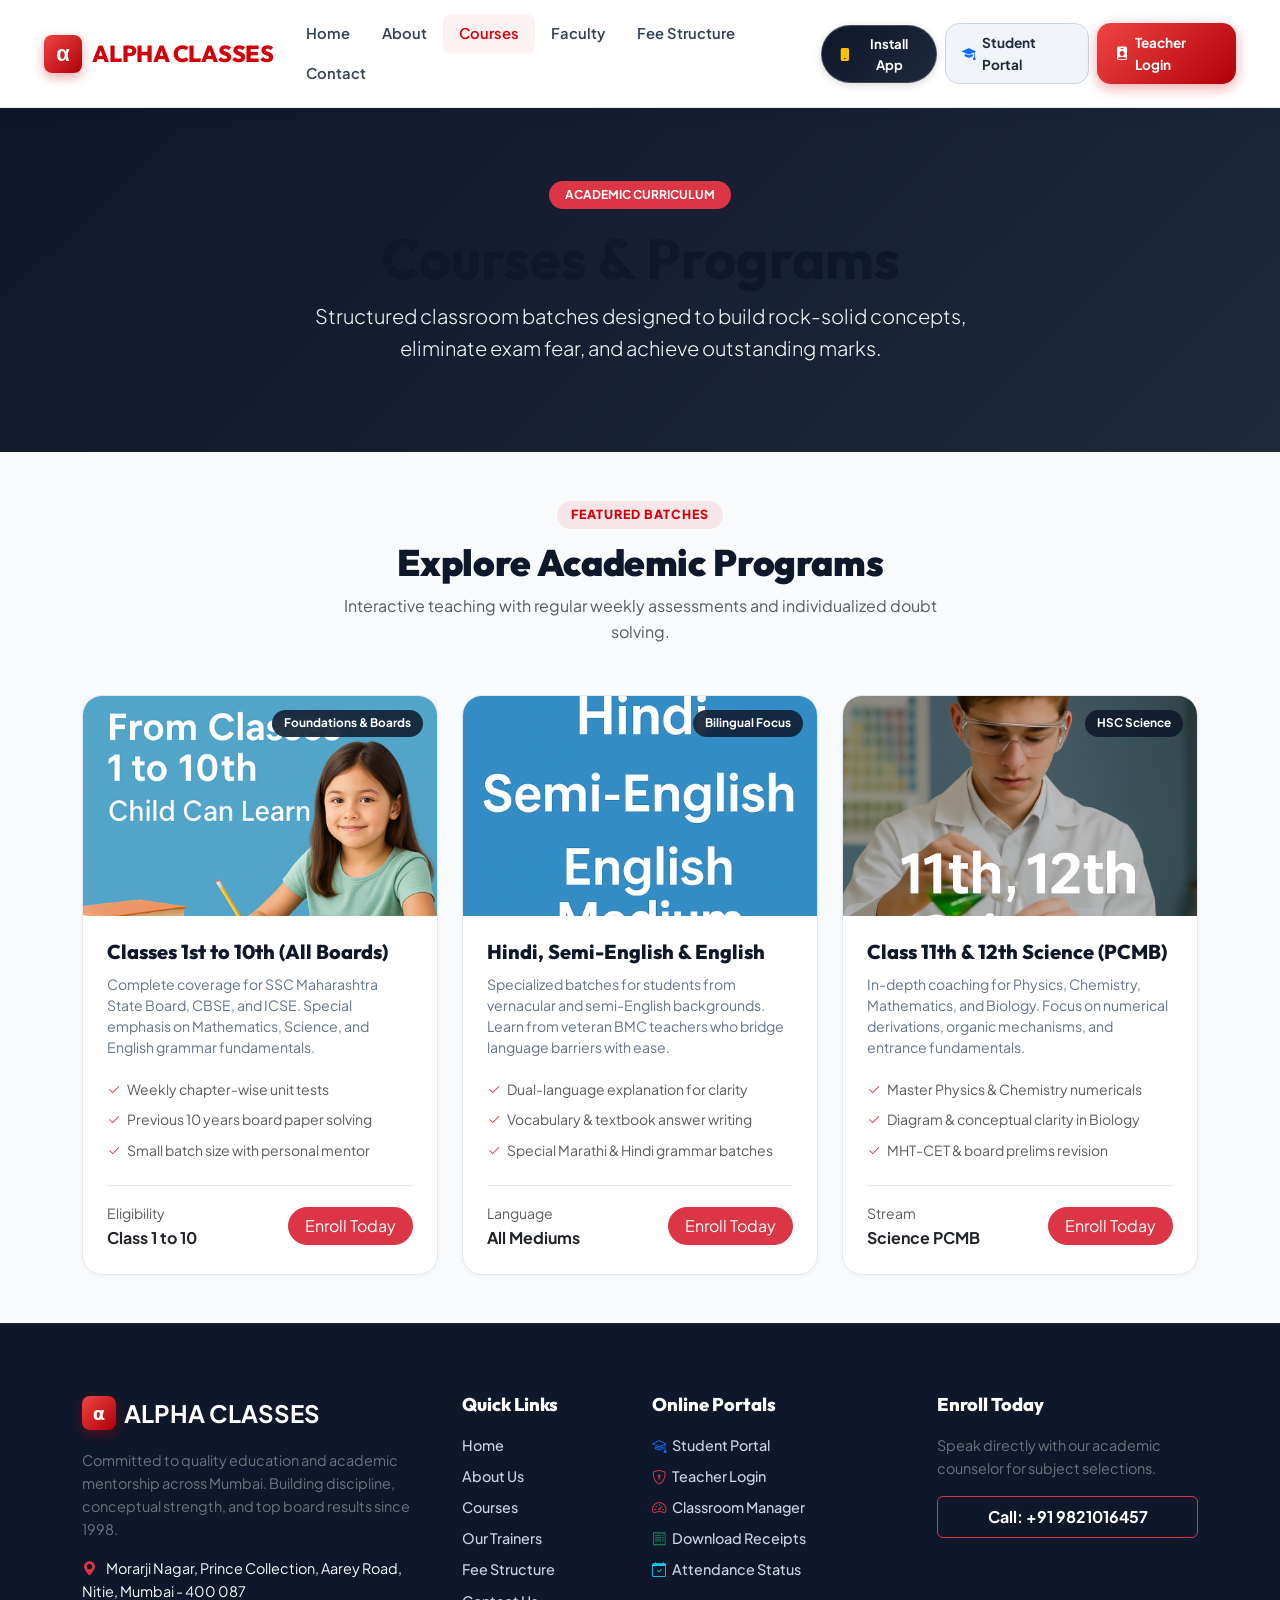
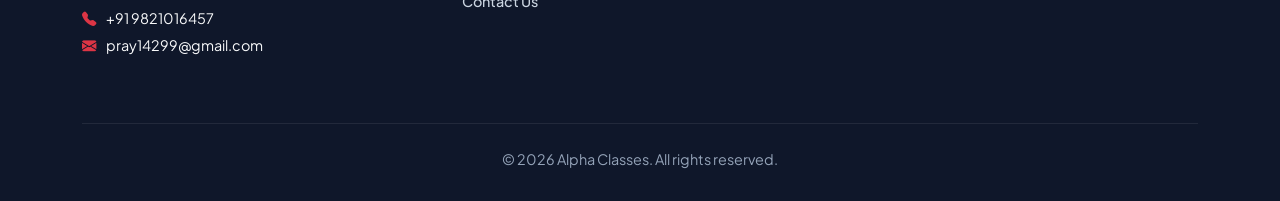
<file: Courses.html>
<!DOCTYPE html>
<html lang="en">
<head>
  <meta charset="UTF-8">
  <meta name="viewport" content="width=device-width, initial-scale=1.0">
  <title>Courses & Batches — Alpha Classes | Class 1st to 12th Science</title>
  <link rel="icon" type="image/png" href="./images/app-icon-192.png">

  <!-- PWA & Mobile App Meta Tags (iOS & Android) -->
  <link rel="manifest" href="manifest.json">
  <meta name="theme-color" content="#d3000a">
  <meta name="apple-mobile-web-app-capable" content="yes">
  <meta name="apple-mobile-web-app-status-bar-style" content="black-translucent">
  <meta name="apple-mobile-web-app-title" content="Alpha Classes">
  <link rel="apple-touch-icon" href="./images/apple-touch-icon.png">

  <!-- Fonts & Icons & Bootstrap 5 -->
  <link rel="preconnect" href="https://fonts.googleapis.com">
  <link rel="preconnect" href="https://fonts.gstatic.com" crossorigin>
  <link href="https://fonts.googleapis.com/css2?family=Outfit:wght@500;600;700;800;900&family=Plus+Jakarta+Sans:wght@400;500;600;700;800&display=swap" rel="stylesheet">
  <link href="https://cdn.jsdelivr.net/npm/bootstrap@5.0.2/dist/css/bootstrap.min.css" rel="stylesheet"/>
  <link rel="stylesheet" href="https://cdn.jsdelivr.net/npm/bootstrap-icons@1.11.3/font/bootstrap-icons.min.css">
  <link rel="stylesheet" href="style.css">
  <link rel="stylesheet" href="Responsive.css"/>
</head>
<body>
  <!-- Sticky Modern Navbar -->
  <header class="navbarofwebsite">
    <div class="container-fluid px-lg-4">
      <nav class="navbar navbar-expand-lg navbar-light py-2">
        <a class="navbar-brand logo" href="index.html">
          <span class="brand-alpha-symbol">α</span>
          <span>ALPHA CLASSES</span>
        </a>

        <button class="navbar-toggler border-0 shadow-none" type="button" data-bs-toggle="collapse" data-bs-target="#navbarNav">
          <span class="navbar-toggler-icon"></span>
        </button>

        <div class="collapse navbar-collapse" id="navbarNav">
          <ul class="nav navul mx-auto mb-2 mb-lg-0">
            <li class="nav-item">
              <a class="nav-link" href="index.html">Home</a>
            </li>
            <li class="nav-item">
              <a class="nav-link" href="About.html">About</a>
            </li>
            <li class="nav-item">
              <a class="nav-link active" href="Courses.html">Courses</a>
            </li>
            <li class="nav-item">
              <a class="nav-link" href="Trainer.html">Faculty</a>
            </li>
            <li class="nav-item">
              <a class="nav-link" href="Pricing.html">Fee Structure</a>
            </li>
            <li class="nav-item">
              <a class="nav-link" href="Contact.html">Contact</a>
            </li>
          </ul>

          <div class="navbar-cta-group d-flex align-items-center gap-2">
            <button type="button" class="app-install-pill btn-install-app" title="Install App on Android & iPhone">
              <i class="bi bi-phone-fill text-warning"></i>
              <span>Install App</span>
            </button>
            <a href="login.html?type=student" class="btn-student-nav" title="Student & Parent Portal">
              <i class="bi bi-mortarboard-fill text-primary"></i>
              <span>Student Portal</span>
            </a>
            <a href="login.html" class="loginbtn" title="Staff Classroom Portal">
              <i class="bi bi-person-badge-fill"></i>
              <span>Teacher Login</span>
            </a>
          </div>
        </div>
      </nav>
    </div>
  </header>

  <!-- Page Banner -->
  <section class="py-5 text-white" style="background: linear-gradient(135deg, #0f172a 0%, #1e293b 100%);">
    <div class="container text-center py-4">
      <span class="badge bg-danger px-3 py-2 rounded-pill text-uppercase mb-3">Academic Curriculum</span>
      <h1 class="display-4 fw-bold">Courses & Programs</h1>
      <p class="lead text-light mx-auto" style="max-width: 700px;">
        Structured classroom batches designed to build rock-solid concepts, eliminate exam fear, and achieve outstanding marks.
      </p>
    </div>
  </section>

  <!-- Popular Courses Section -->
  <section class="popular-courses py-5" id="courses">
    <div class="container">
      <div class="section-header-wrap">
        <span class="section-tag">Featured Batches</span>
        <h2 class="section-title">Explore Academic Programs</h2>
        <p class="text-muted">Interactive teaching with regular weekly assessments and individualized doubt solving.</p>
      </div>

      <div class="row g-4">
        <!-- Course 1 -->
        <div class="col-md-4">
          <div class="course-card">
            <div class="course-img-wrap">
              <img src="./images/course-1.png" alt="Class 1 to 10">
              <span class="course-badge">Foundations & Boards</span>
            </div>
            <div class="course-body">
              <h3 class="course-title">Classes 1st to 10th (All Boards)</h3>
              <p class="course-desc">
                Complete coverage for SSC Maharashtra State Board, CBSE, and ICSE. Special emphasis on Mathematics, Science, and English grammar fundamentals.
              </p>
              <ul class="list-unstyled small text-muted mb-4">
                <li class="mb-2"><i class="bi bi-check2 text-danger fw-bold me-1"></i> Weekly chapter-wise unit tests</li>
                <li class="mb-2"><i class="bi bi-check2 text-danger fw-bold me-1"></i> Previous 10 years board paper solving</li>
                <li><i class="bi bi-check2 text-danger fw-bold me-1"></i> Small batch size with personal mentor</li>
              </ul>
              <div class="course-footer">
                <div>
                  <small class="text-muted d-block">Eligibility</small>
                  <span class="fw-bold text-dark">Class 1 to 10</span>
                </div>
                <a href="Contact.html" class="btn btn-danger rounded-pill px-3">Enroll Today</a>
              </div>
            </div>
          </div>
        </div>

        <!-- Course 2 -->
        <div class="col-md-4">
          <div class="course-card">
            <div class="course-img-wrap">
              <img src="./images/medium.png" alt="Mediums">
              <span class="course-badge">Bilingual Focus</span>
            </div>
            <div class="course-body">
              <h3 class="course-title">Hindi, Semi-English & English</h3>
              <p class="course-desc">
                Specialized batches for students from vernacular and semi-English backgrounds. Learn from veteran BMC teachers who bridge language barriers with ease.
              </p>
              <ul class="list-unstyled small text-muted mb-4">
                <li class="mb-2"><i class="bi bi-check2 text-danger fw-bold me-1"></i> Dual-language explanation for clarity</li>
                <li class="mb-2"><i class="bi bi-check2 text-danger fw-bold me-1"></i> Vocabulary & textbook answer writing</li>
                <li><i class="bi bi-check2 text-danger fw-bold me-1"></i> Special Marathi & Hindi grammar batches</li>
              </ul>
              <div class="course-footer">
                <div>
                  <small class="text-muted d-block">Language</small>
                  <span class="fw-bold text-dark">All Mediums</span>
                </div>
                <a href="Contact.html" class="btn btn-danger rounded-pill px-3">Enroll Today</a>
              </div>
            </div>
          </div>
        </div>

        <!-- Course 3 -->
        <div class="col-md-4">
          <div class="course-card">
            <div class="course-img-wrap">
              <img src="./images/science.png" alt="11th & 12th Science">
              <span class="course-badge">HSC Science</span>
            </div>
            <div class="course-body">
              <h3 class="course-title">Class 11th & 12th Science (PCMB)</h3>
              <p class="course-desc">
                In-depth coaching for Physics, Chemistry, Mathematics, and Biology. Focus on numerical derivations, organic mechanisms, and entrance fundamentals.
              </p>
              <ul class="list-unstyled small text-muted mb-4">
                <li class="mb-2"><i class="bi bi-check2 text-danger fw-bold me-1"></i> Master Physics & Chemistry numericals</li>
                <li class="mb-2"><i class="bi bi-check2 text-danger fw-bold me-1"></i> Diagram & conceptual clarity in Biology</li>
                <li><i class="bi bi-check2 text-danger fw-bold me-1"></i> MHT-CET & board prelims revision</li>
              </ul>
              <div class="course-footer">
                <div>
                  <small class="text-muted d-block">Stream</small>
                  <span class="fw-bold text-dark">Science PCMB</span>
                </div>
                <a href="Contact.html" class="btn btn-danger rounded-pill px-3">Enroll Today</a>
              </div>
            </div>
          </div>
        </div>
      </div>
    </div>
  </section>

  <!-- Modern Footer -->
  <footer class="footer">
    <div class="container">
      <div class="row g-4">
        <div class="col-lg-4 col-md-6">
          <div class="d-flex align-items-center gap-2 mb-3">
            <span class="brand-alpha-symbol" style="width:34px; height:34px; font-size:18px;">α</span>
            <span class="fw-bold text-white fs-4">ALPHA CLASSES</span>
          </div>
          <p class="text-secondary small mb-3">
            Committed to quality education and academic mentorship across Mumbai. Building discipline, conceptual strength, and top board results since 1998.
          </p>
          <p class="mb-1 small text-light"><i class="bi bi-geo-alt-fill text-danger me-2"></i> Morarji Nagar, Prince Collection, Aarey Road, Nitie, Mumbai - 400 087</p>
          <p class="mb-1 small text-light"><i class="bi bi-telephone-fill text-danger me-2"></i> +91 9821016457</p>
          <p class="small text-light"><i class="bi bi-envelope-fill text-danger me-2"></i> pray14299@gmail.com</p>
        </div>

        <div class="col-lg-2 col-md-3 col-6 quick-links">
          <h5>Quick Links</h5>
          <ul class="footer-links list-unstyled">
            <li><a href="index.html">Home</a></li>
            <li><a href="About.html">About Us</a></li>
            <li><a href="Courses.html">Courses</a></li>
            <li><a href="Trainer.html">Our Trainers</a></li>
            <li><a href="Pricing.html">Fee Structure</a></li>
            <li><a href="Contact.html">Contact Us</a></li>
          </ul>
        </div>

        <div class="col-lg-3 col-md-3 col-6">
          <h5>Online Portals</h5>
          <ul class="footer-links list-unstyled">
            <li><a href="login.html?type=student"><i class="bi bi-mortarboard me-1 text-primary"></i> Student Portal</a></li>
            <li><a href="login.html"><i class="bi bi-shield-lock me-1 text-danger"></i> Teacher Login</a></li>
            <li><a href="portal.html"><i class="bi bi-speedometer2 me-1 text-danger"></i> Classroom Manager</a></li>
            <li><a href="login.html?type=student"><i class="bi bi-receipt me-1 text-success"></i> Download Receipts</a></li>
            <li><a href="login.html?type=student"><i class="bi bi-calendar-check me-1 text-info"></i> Attendance Status</a></li>
          </ul>
        </div>

        <div class="col-lg-3 col-md-6">
          <h5>Enroll Today</h5>
          <p class="small text-secondary mb-3">Speak directly with our academic counselor for subject selections.</p>
          <a href="tel:+919821016457" class="btn btn-outline-danger w-100 py-2 fw-bold text-white">Call: +91 9821016457</a>
        </div>
      </div>

      <div class="footer-bottom">
        <p class="mb-0">&copy; 2026 Alpha Classes. All rights reserved.</p>
      </div>
    </div>
  </footer>

  <script src="https://cdn.jsdelivr.net/npm/bootstrap@5.0.2/dist/js/bootstrap.bundle.min.js"></script>
  <script src="app-installer.js"></script>
</body>
</html>
</file>
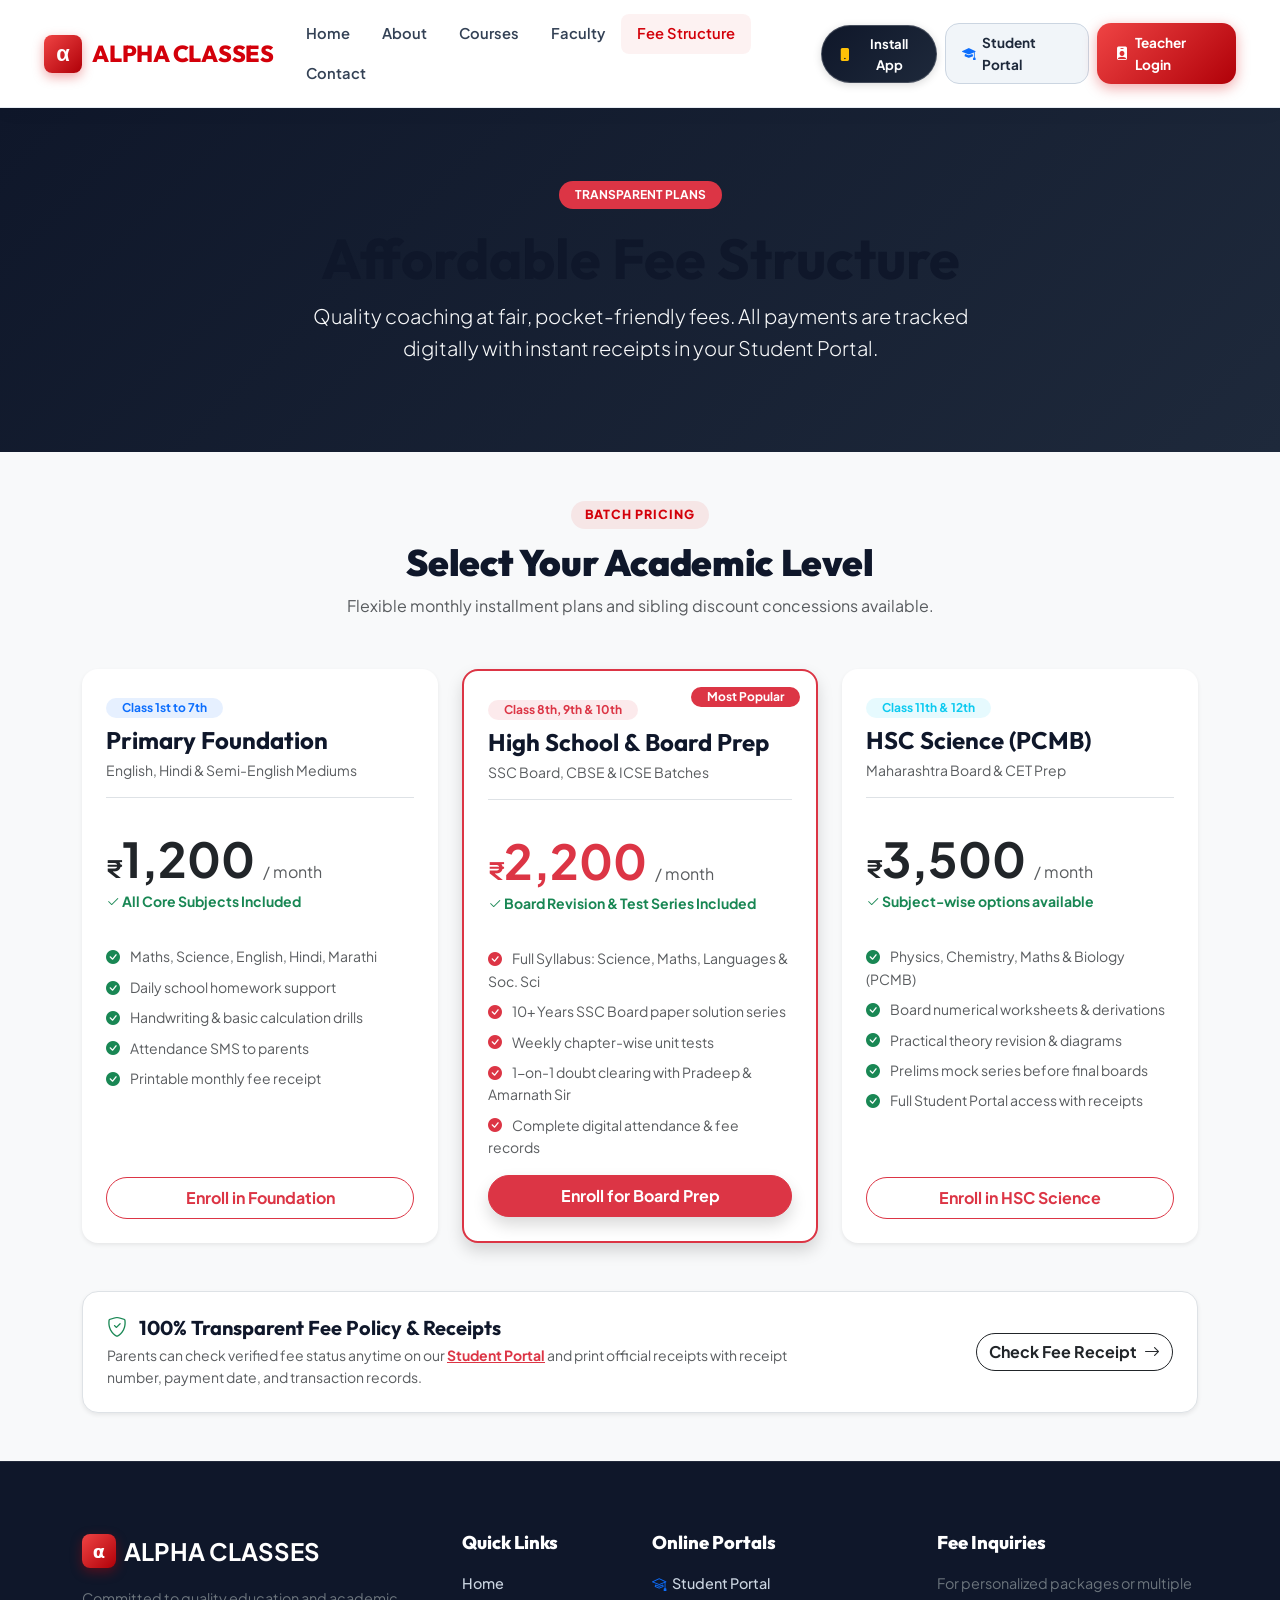
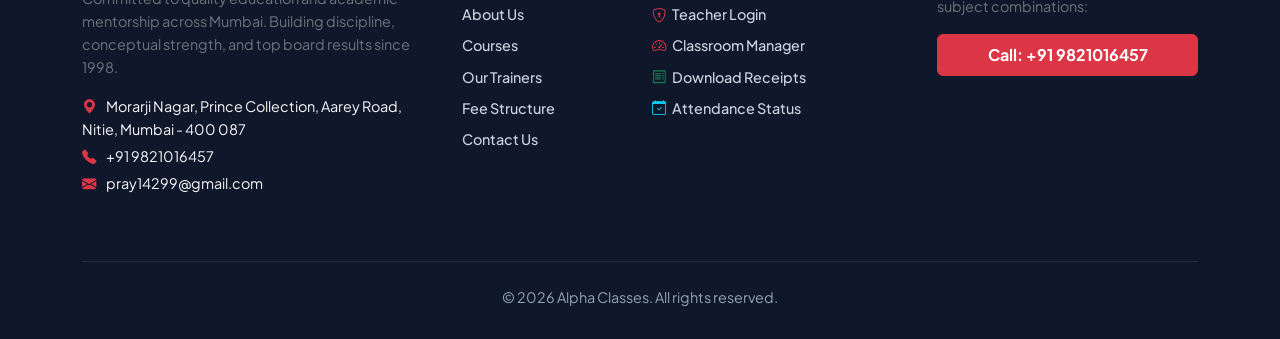
<file: Pricing.html>
<!DOCTYPE html>
<html lang="en">
<head>
  <meta charset="UTF-8">
  <meta name="viewport" content="width=device-width, initial-scale=1.0">
  <title>Fee Structure & Pricing — Alpha Classes | Transparent & Affordable</title>
  <link rel="icon" type="image/png" href="./images/app-icon-192.png">

  <!-- PWA & Mobile App Meta Tags (iOS & Android) -->
  <link rel="manifest" href="manifest.json">
  <meta name="theme-color" content="#d3000a">
  <meta name="apple-mobile-web-app-capable" content="yes">
  <meta name="apple-mobile-web-app-status-bar-style" content="black-translucent">
  <meta name="apple-mobile-web-app-title" content="Alpha Classes">
  <link rel="apple-touch-icon" href="./images/apple-touch-icon.png">

  <!-- Fonts & Icons & Bootstrap 5 -->
  <link rel="preconnect" href="https://fonts.googleapis.com">
  <link rel="preconnect" href="https://fonts.gstatic.com" crossorigin>
  <link href="https://fonts.googleapis.com/css2?family=Outfit:wght@500;600;700;800;900&family=Plus+Jakarta+Sans:wght@400;500;600;700;800&display=swap" rel="stylesheet">
  <link href="https://cdn.jsdelivr.net/npm/bootstrap@5.0.2/dist/css/bootstrap.min.css" rel="stylesheet"/>
  <link rel="stylesheet" href="https://cdn.jsdelivr.net/npm/bootstrap-icons@1.11.3/font/bootstrap-icons.min.css">
  <link rel="stylesheet" href="style.css">
  <link rel="stylesheet" href="Responsive.css"/>
</head>
<body>
  <!-- Sticky Modern Navbar -->
  <header class="navbarofwebsite">
    <div class="container-fluid px-lg-4">
      <nav class="navbar navbar-expand-lg navbar-light py-2">
        <a class="navbar-brand logo" href="index.html">
          <span class="brand-alpha-symbol">α</span>
          <span>ALPHA CLASSES</span>
        </a>

        <button class="navbar-toggler border-0 shadow-none" type="button" data-bs-toggle="collapse" data-bs-target="#navbarNav">
          <span class="navbar-toggler-icon"></span>
        </button>

        <div class="collapse navbar-collapse" id="navbarNav">
          <ul class="nav navul mx-auto mb-2 mb-lg-0">
            <li class="nav-item">
              <a class="nav-link" href="index.html">Home</a>
            </li>
            <li class="nav-item">
              <a class="nav-link" href="About.html">About</a>
            </li>
            <li class="nav-item">
              <a class="nav-link" href="Courses.html">Courses</a>
            </li>
            <li class="nav-item">
              <a class="nav-link" href="Trainer.html">Faculty</a>
            </li>
            <li class="nav-item">
              <a class="nav-link active" href="Pricing.html">Fee Structure</a>
            </li>
            <li class="nav-item">
              <a class="nav-link" href="Contact.html">Contact</a>
            </li>
          </ul>

          <div class="navbar-cta-group d-flex align-items-center gap-2">
            <button type="button" class="app-install-pill btn-install-app" title="Install App on Android & iPhone">
              <i class="bi bi-phone-fill text-warning"></i>
              <span>Install App</span>
            </button>
            <a href="login.html?type=student" class="btn-student-nav" title="Student & Parent Portal">
              <i class="bi bi-mortarboard-fill text-primary"></i>
              <span>Student Portal</span>
            </a>
            <a href="login.html" class="loginbtn" title="Staff Classroom Portal">
              <i class="bi bi-person-badge-fill"></i>
              <span>Teacher Login</span>
            </a>
          </div>
        </div>
      </nav>
    </div>
  </header>

  <!-- Page Banner -->
  <section class="py-5 text-white" style="background: linear-gradient(135deg, #0f172a 0%, #1e293b 100%);">
    <div class="container text-center py-4">
      <span class="badge bg-danger px-3 py-2 rounded-pill text-uppercase mb-3">Transparent Plans</span>
      <h1 class="display-4 fw-bold">Affordable Fee Structure</h1>
      <p class="lead text-light mx-auto" style="max-width: 700px;">
        Quality coaching at fair, pocket-friendly fees. All payments are tracked digitally with instant receipts in your Student Portal.
      </p>
    </div>
  </section>

  <!-- Pricing Cards -->
  <section class="py-5 bg-light">
    <div class="container">
      <div class="section-header-wrap">
        <span class="section-tag">Batch Pricing</span>
        <h2 class="section-title">Select Your Academic Level</h2>
        <p class="text-muted">Flexible monthly installment plans and sibling discount concessions available.</p>
      </div>

      <div class="row g-4 justify-content-center">
        <!-- Tier 1: Primary Foundation -->
        <div class="col-lg-4 col-md-6">
          <div class="card h-100 border-0 shadow-sm rounded-4 p-4 d-flex flex-column bg-white">
            <div class="border-bottom pb-3 mb-3">
              <span class="badge bg-primary bg-opacity-10 text-primary fw-bold px-3 py-1 rounded-pill mb-2">Class 1st to 7th</span>
              <h3 class="fw-bold fs-4 mb-1">Primary Foundation</h3>
              <p class="text-muted small mb-0">English, Hindi & Semi-English Mediums</p>
            </div>

            <div class="my-3">
              <div class="d-flex align-items-baseline">
                <span class="fs-4 fw-bold text-dark">₹</span>
                <span class="display-5 fw-bold text-dark">1,200</span>
                <span class="text-muted ms-2">/ month</span>
              </div>
              <small class="text-success fw-bold"><i class="bi bi-check2"></i> All Core Subjects Included</small>
            </div>

            <ul class="list-unstyled text-muted small my-3 flex-grow-1">
              <li class="mb-2"><i class="bi bi-check-circle-fill text-success me-2"></i> Maths, Science, English, Hindi, Marathi</li>
              <li class="mb-2"><i class="bi bi-check-circle-fill text-success me-2"></i> Daily school homework support</li>
              <li class="mb-2"><i class="bi bi-check-circle-fill text-success me-2"></i> Handwriting & basic calculation drills</li>
              <li class="mb-2"><i class="bi bi-check-circle-fill text-success me-2"></i> Attendance SMS to parents</li>
              <li><i class="bi bi-check-circle-fill text-success me-2"></i> Printable monthly fee receipt</li>
            </ul>

            <a href="Contact.html" class="btn btn-outline-danger w-100 py-2 rounded-pill fw-bold">Enroll in Foundation</a>
          </div>
        </div>

        <!-- Tier 2: Secondary Boards (Popular) -->
        <div class="col-lg-4 col-md-6">
          <div class="card h-100 border-2 border-danger shadow rounded-4 p-4 d-flex flex-column bg-white position-relative">
            <span class="badge bg-danger text-white position-absolute top-0 end-0 m-3 px-3 py-1 rounded-pill">Most Popular</span>
            <div class="border-bottom pb-3 mb-3">
              <span class="badge bg-danger bg-opacity-10 text-danger fw-bold px-3 py-1 rounded-pill mb-2">Class 8th, 9th & 10th</span>
              <h3 class="fw-bold fs-4 mb-1">High School & Board Prep</h3>
              <p class="text-muted small mb-0">SSC Board, CBSE & ICSE Batches</p>
            </div>

            <div class="my-3">
              <div class="d-flex align-items-baseline">
                <span class="fs-4 fw-bold text-danger">₹</span>
                <span class="display-5 fw-bold text-danger">2,200</span>
                <span class="text-muted ms-2">/ month</span>
              </div>
              <small class="text-success fw-bold"><i class="bi bi-check2"></i> Board Revision & Test Series Included</small>
            </div>

            <ul class="list-unstyled text-muted small my-3 flex-grow-1">
              <li class="mb-2"><i class="bi bi-check-circle-fill text-danger me-2"></i> Full Syllabus: Science, Maths, Languages & Soc. Sci</li>
              <li class="mb-2"><i class="bi bi-check-circle-fill text-danger me-2"></i> 10+ Years SSC Board paper solution series</li>
              <li class="mb-2"><i class="bi bi-check-circle-fill text-danger me-2"></i> Weekly chapter-wise unit tests</li>
              <li class="mb-2"><i class="bi bi-check-circle-fill text-danger me-2"></i> 1-on-1 doubt clearing with Pradeep & Amarnath Sir</li>
              <li><i class="bi bi-check-circle-fill text-danger me-2"></i> Complete digital attendance & fee records</li>
            </ul>

            <a href="Contact.html" class="btn btn-danger w-100 py-2 rounded-pill fw-bold shadow">Enroll for Board Prep</a>
          </div>
        </div>

        <!-- Tier 3: Higher Secondary Science -->
        <div class="col-lg-4 col-md-6">
          <div class="card h-100 border-0 shadow-sm rounded-4 p-4 d-flex flex-column bg-white">
            <div class="border-bottom pb-3 mb-3">
              <span class="badge bg-info bg-opacity-10 text-info fw-bold px-3 py-1 rounded-pill mb-2">Class 11th & 12th</span>
              <h3 class="fw-bold fs-4 mb-1">HSC Science (PCMB)</h3>
              <p class="text-muted small mb-0">Maharashtra Board & CET Prep</p>
            </div>

            <div class="my-3">
              <div class="d-flex align-items-baseline">
                <span class="fs-4 fw-bold text-dark">₹</span>
                <span class="display-5 fw-bold text-dark">3,500</span>
                <span class="text-muted ms-2">/ month</span>
              </div>
              <small class="text-success fw-bold"><i class="bi bi-check2"></i> Subject-wise options available</small>
            </div>

            <ul class="list-unstyled text-muted small my-3 flex-grow-1">
              <li class="mb-2"><i class="bi bi-check-circle-fill text-success me-2"></i> Physics, Chemistry, Maths & Biology (PCMB)</li>
              <li class="mb-2"><i class="bi bi-check-circle-fill text-success me-2"></i> Board numerical worksheets & derivations</li>
              <li class="mb-2"><i class="bi bi-check-circle-fill text-success me-2"></i> Practical theory revision & diagrams</li>
              <li class="mb-2"><i class="bi bi-check-circle-fill text-success me-2"></i> Prelims mock series before final boards</li>
              <li><i class="bi bi-check-circle-fill text-success me-2"></i> Full Student Portal access with receipts</li>
            </ul>

            <a href="Contact.html" class="btn btn-outline-danger w-100 py-2 rounded-pill fw-bold">Enroll in HSC Science</a>
          </div>
        </div>
      </div>

      <!-- Fee Transparency Banner -->
      <div class="mt-5 p-4 rounded-4 bg-white border shadow-sm">
        <div class="row align-items-center g-3">
          <div class="col-md-8">
            <h5 class="fw-bold mb-1"><i class="bi bi-shield-check text-success me-2"></i> 100% Transparent Fee Policy & Receipts</h5>
            <p class="text-muted small mb-0">
              Parents can check verified fee status anytime on our <a href="login.html?type=student" class="text-danger fw-bold">Student Portal</a> and print official receipts with receipt number, payment date, and transaction records.
            </p>
          </div>
          <div class="col-md-4 text-md-end">
            <a href="login.html?type=student" class="btn btn-outline-dark rounded-pill fw-bold">Check Fee Receipt <i class="bi bi-arrow-right ms-1"></i></a>
          </div>
        </div>
      </div>
    </div>
  </section>

  <!-- Modern Footer -->
  <footer class="footer">
    <div class="container">
      <div class="row g-4">
        <div class="col-lg-4 col-md-6">
          <div class="d-flex align-items-center gap-2 mb-3">
            <span class="brand-alpha-symbol" style="width:34px; height:34px; font-size:18px;">α</span>
            <span class="fw-bold text-white fs-4">ALPHA CLASSES</span>
          </div>
          <p class="text-secondary small mb-3">
            Committed to quality education and academic mentorship across Mumbai. Building discipline, conceptual strength, and top board results since 1998.
          </p>
          <p class="mb-1 small text-light"><i class="bi bi-geo-alt-fill text-danger me-2"></i> Morarji Nagar, Prince Collection, Aarey Road, Nitie, Mumbai - 400 087</p>
          <p class="mb-1 small text-light"><i class="bi bi-telephone-fill text-danger me-2"></i> +91 9821016457</p>
          <p class="small text-light"><i class="bi bi-envelope-fill text-danger me-2"></i> pray14299@gmail.com</p>
        </div>

        <div class="col-lg-2 col-md-3 col-6 quick-links">
          <h5>Quick Links</h5>
          <ul class="footer-links list-unstyled">
            <li><a href="index.html">Home</a></li>
            <li><a href="About.html">About Us</a></li>
            <li><a href="Courses.html">Courses</a></li>
            <li><a href="Trainer.html">Our Trainers</a></li>
            <li><a href="Pricing.html">Fee Structure</a></li>
            <li><a href="Contact.html">Contact Us</a></li>
          </ul>
        </div>

        <div class="col-lg-3 col-md-3 col-6">
          <h5>Online Portals</h5>
          <ul class="footer-links list-unstyled">
            <li><a href="login.html?type=student"><i class="bi bi-mortarboard me-1 text-primary"></i> Student Portal</a></li>
            <li><a href="login.html"><i class="bi bi-shield-lock me-1 text-danger"></i> Teacher Login</a></li>
            <li><a href="portal.html"><i class="bi bi-speedometer2 me-1 text-danger"></i> Classroom Manager</a></li>
            <li><a href="login.html?type=student"><i class="bi bi-receipt me-1 text-success"></i> Download Receipts</a></li>
            <li><a href="login.html?type=student"><i class="bi bi-calendar-check me-1 text-info"></i> Attendance Status</a></li>
          </ul>
        </div>

        <div class="col-lg-3 col-md-6">
          <h5>Fee Inquiries</h5>
          <p class="small text-secondary mb-3">For personalized packages or multiple subject combinations:</p>
          <a href="tel:+919821016457" class="btn btn-danger w-100 py-2 fw-bold">Call: +91 9821016457</a>
        </div>
      </div>

      <div class="footer-bottom">
        <p class="mb-0">&copy; 2026 Alpha Classes. All rights reserved.</p>
      </div>
    </div>
  </footer>

  <script src="https://cdn.jsdelivr.net/npm/bootstrap@5.0.2/dist/js/bootstrap.bundle.min.js"></script>
  <script src="app-installer.js"></script>
</body>
</html>
</file>
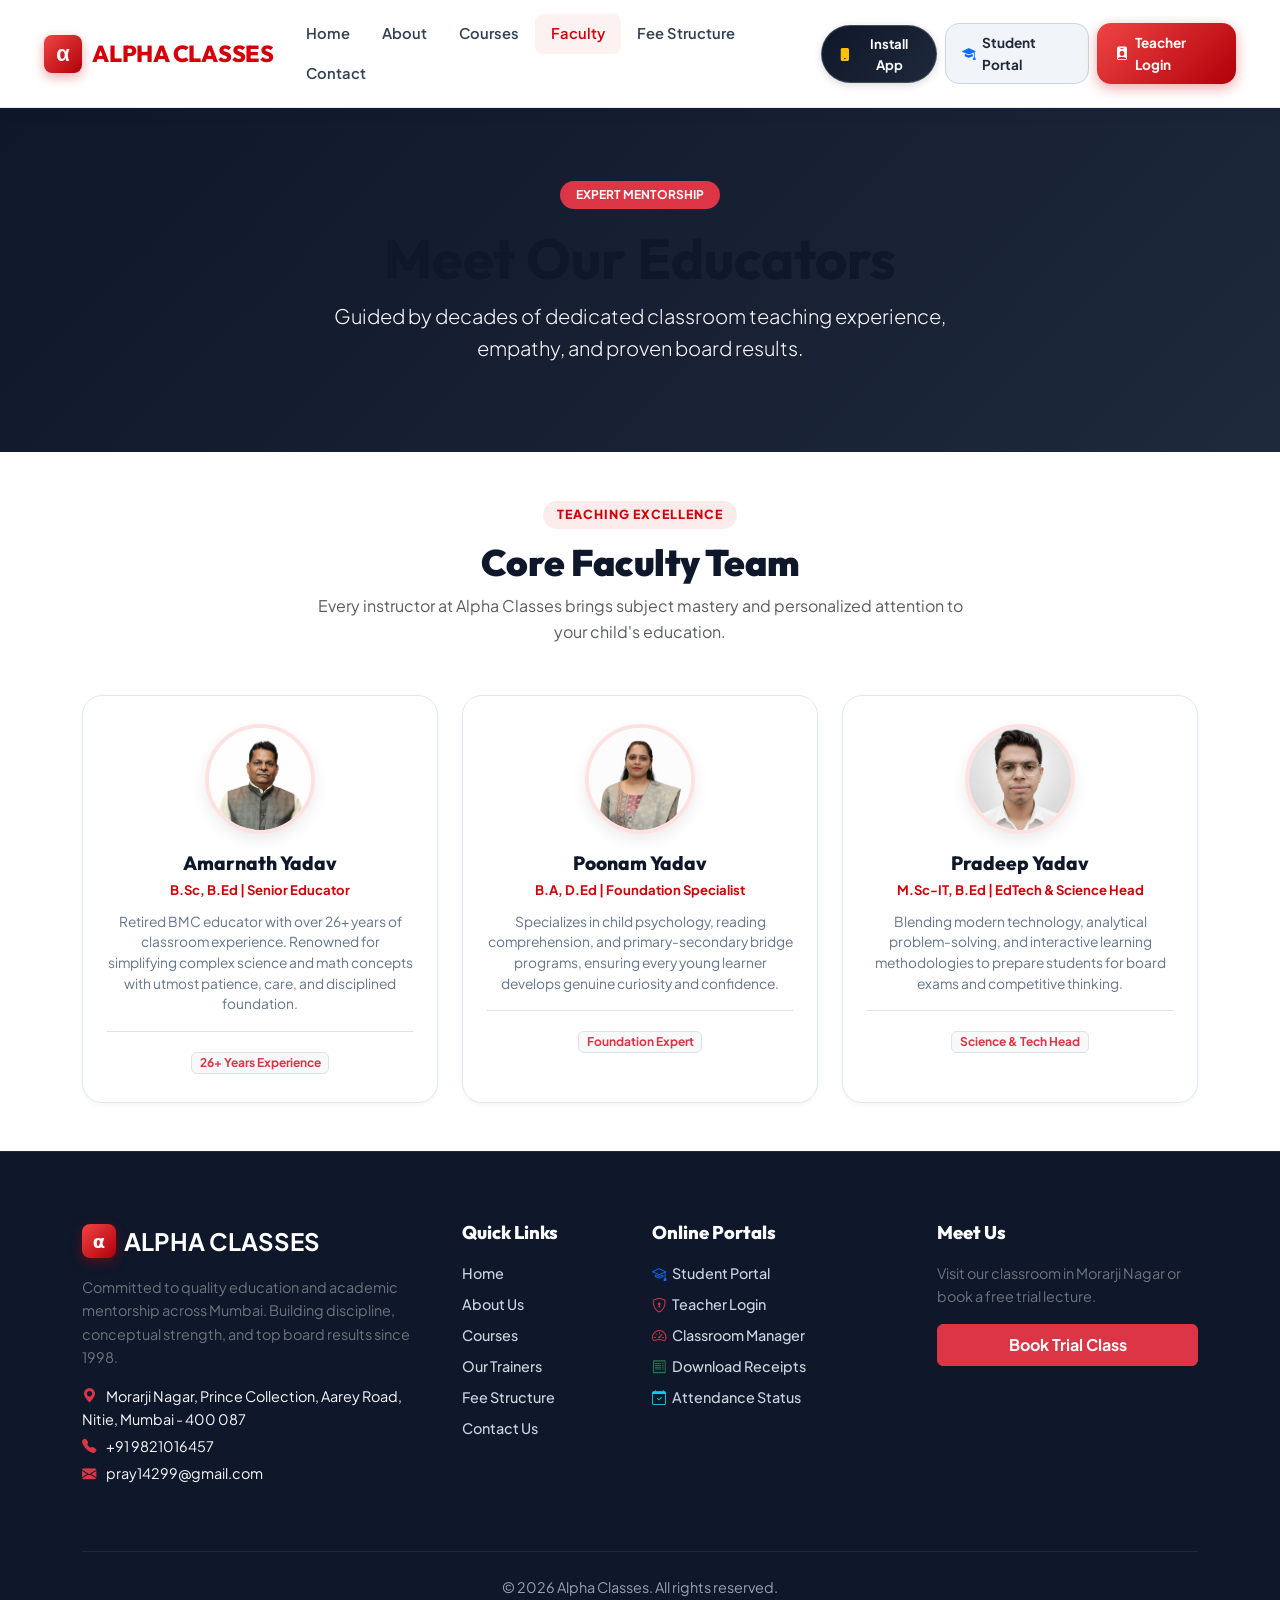
<file: Trainer.html>
<!DOCTYPE html>
<html lang="en">
<head>
  <meta charset="UTF-8">
  <meta name="viewport" content="width=device-width, initial-scale=1.0">
  <title>Our Faculty & Mentors — Alpha Classes | Experienced Educators</title>
  <link rel="icon" type="image/png" href="./images/app-icon-192.png">

  <!-- PWA & Mobile App Meta Tags (iOS & Android) -->
  <link rel="manifest" href="manifest.json">
  <meta name="theme-color" content="#d3000a">
  <meta name="apple-mobile-web-app-capable" content="yes">
  <meta name="apple-mobile-web-app-status-bar-style" content="black-translucent">
  <meta name="apple-mobile-web-app-title" content="Alpha Classes">
  <link rel="apple-touch-icon" href="./images/apple-touch-icon.png">

  <!-- Fonts & Icons & Bootstrap 5 -->
  <link rel="preconnect" href="https://fonts.googleapis.com">
  <link rel="preconnect" href="https://fonts.gstatic.com" crossorigin>
  <link href="https://fonts.googleapis.com/css2?family=Outfit:wght@500;600;700;800;900&family=Plus+Jakarta+Sans:wght@400;500;600;700;800&display=swap" rel="stylesheet">
  <link href="https://cdn.jsdelivr.net/npm/bootstrap@5.0.2/dist/css/bootstrap.min.css" rel="stylesheet"/>
  <link rel="stylesheet" href="https://cdn.jsdelivr.net/npm/bootstrap-icons@1.11.3/font/bootstrap-icons.min.css">
  <link rel="stylesheet" href="style.css">
  <link rel="stylesheet" href="Responsive.css"/>
</head>
<body>
  <!-- Sticky Modern Navbar -->
  <header class="navbarofwebsite">
    <div class="container-fluid px-lg-4">
      <nav class="navbar navbar-expand-lg navbar-light py-2">
        <a class="navbar-brand logo" href="index.html">
          <span class="brand-alpha-symbol">α</span>
          <span>ALPHA CLASSES</span>
        </a>

        <button class="navbar-toggler border-0 shadow-none" type="button" data-bs-toggle="collapse" data-bs-target="#navbarNav">
          <span class="navbar-toggler-icon"></span>
        </button>

        <div class="collapse navbar-collapse" id="navbarNav">
          <ul class="nav navul mx-auto mb-2 mb-lg-0">
            <li class="nav-item">
              <a class="nav-link" href="index.html">Home</a>
            </li>
            <li class="nav-item">
              <a class="nav-link" href="About.html">About</a>
            </li>
            <li class="nav-item">
              <a class="nav-link" href="Courses.html">Courses</a>
            </li>
            <li class="nav-item">
              <a class="nav-link active" href="Trainer.html">Faculty</a>
            </li>
            <li class="nav-item">
              <a class="nav-link" href="Pricing.html">Fee Structure</a>
            </li>
            <li class="nav-item">
              <a class="nav-link" href="Contact.html">Contact</a>
            </li>
          </ul>

          <div class="navbar-cta-group d-flex align-items-center gap-2">
            <button type="button" class="app-install-pill btn-install-app" title="Install App on Android & iPhone">
              <i class="bi bi-phone-fill text-warning"></i>
              <span>Install App</span>
            </button>
            <a href="login.html?type=student" class="btn-student-nav" title="Student & Parent Portal">
              <i class="bi bi-mortarboard-fill text-primary"></i>
              <span>Student Portal</span>
            </a>
            <a href="login.html" class="loginbtn" title="Staff Classroom Portal">
              <i class="bi bi-person-badge-fill"></i>
              <span>Teacher Login</span>
            </a>
          </div>
        </div>
      </nav>
    </div>
  </header>

  <!-- Page Banner -->
  <section class="py-5 text-white" style="background: linear-gradient(135deg, #0f172a 0%, #1e293b 100%);">
    <div class="container text-center py-4">
      <span class="badge bg-danger px-3 py-2 rounded-pill text-uppercase mb-3">Expert Mentorship</span>
      <h1 class="display-4 fw-bold">Meet Our Educators</h1>
      <p class="lead text-light mx-auto" style="max-width: 700px;">
        Guided by decades of dedicated classroom teaching experience, empathy, and proven board results.
      </p>
    </div>
  </section>

  <!-- Faculty Grid -->
  <section class="founders py-5">
    <div class="container">
      <div class="section-header-wrap">
        <span class="section-tag">Teaching Excellence</span>
        <h2 class="section-title">Core Faculty Team</h2>
        <p class="text-muted">Every instructor at Alpha Classes brings subject mastery and personalized attention to your child's education.</p>
      </div>

      <div class="row g-4 justify-content-center">
        <!-- Faculty 1 -->
        <div class="col-md-4">
          <div class="faculty-card h-100">
            <div class="faculty-avatar-wrap">
              <img src="./images/Amarnath-sir.png" alt="Amarnath Yadav Sir">
            </div>
            <h4 class="faculty-name">Amarnath Yadav</h4>
            <div class="faculty-qualification">B.Sc, B.Ed | Senior Educator</div>
            <p class="faculty-bio">
              Retired BMC educator with over 26+ years of classroom experience. Renowned for simplifying complex science and math concepts with utmost patience, care, and disciplined foundation.
            </p>
            <div class="mt-3 pt-3 border-top">
              <span class="badge bg-light text-danger fw-bold border">26+ Years Experience</span>
            </div>
          </div>
        </div>

        <!-- Faculty 2 -->
        <div class="col-md-4">
          <div class="faculty-card h-100">
            <div class="faculty-avatar-wrap">
              <img src="./images/poonam_image.png" alt="Poonam Yadav Ma'am">
            </div>
            <h4 class="faculty-name">Poonam Yadav</h4>
            <div class="faculty-qualification">B.A, D.Ed | Foundation Specialist</div>
            <p class="faculty-bio">
              Specializes in child psychology, reading comprehension, and primary-secondary bridge programs, ensuring every young learner develops genuine curiosity and confidence.
            </p>
            <div class="mt-3 pt-3 border-top">
              <span class="badge bg-light text-danger fw-bold border">Foundation Expert</span>
            </div>
          </div>
        </div>

        <!-- Faculty 3 -->
        <div class="col-md-4">
          <div class="faculty-card h-100">
            <div class="faculty-avatar-wrap">
              <img src="./images/my photo.png" alt="Pradeep Yadav Sir" onerror="this.src='./images/my photo.jpg'">
            </div>
            <h4 class="faculty-name">Pradeep Yadav</h4>
            <div class="faculty-qualification">M.Sc-IT, B.Ed | EdTech & Science Head</div>
            <p class="faculty-bio">
              Blending modern technology, analytical problem-solving, and interactive learning methodologies to prepare students for board exams and competitive thinking.
            </p>
            <div class="mt-3 pt-3 border-top">
              <span class="badge bg-light text-danger fw-bold border">Science & Tech Head</span>
            </div>
          </div>
        </div>
      </div>
    </div>
  </section>

  <!-- Modern Footer -->
  <footer class="footer">
    <div class="container">
      <div class="row g-4">
        <div class="col-lg-4 col-md-6">
          <div class="d-flex align-items-center gap-2 mb-3">
            <span class="brand-alpha-symbol" style="width:34px; height:34px; font-size:18px;">α</span>
            <span class="fw-bold text-white fs-4">ALPHA CLASSES</span>
          </div>
          <p class="text-secondary small mb-3">
            Committed to quality education and academic mentorship across Mumbai. Building discipline, conceptual strength, and top board results since 1998.
          </p>
          <p class="mb-1 small text-light"><i class="bi bi-geo-alt-fill text-danger me-2"></i> Morarji Nagar, Prince Collection, Aarey Road, Nitie, Mumbai - 400 087</p>
          <p class="mb-1 small text-light"><i class="bi bi-telephone-fill text-danger me-2"></i> +91 9821016457</p>
          <p class="small text-light"><i class="bi bi-envelope-fill text-danger me-2"></i> pray14299@gmail.com</p>
        </div>

        <div class="col-lg-2 col-md-3 col-6 quick-links">
          <h5>Quick Links</h5>
          <ul class="footer-links list-unstyled">
            <li><a href="index.html">Home</a></li>
            <li><a href="About.html">About Us</a></li>
            <li><a href="Courses.html">Courses</a></li>
            <li><a href="Trainer.html">Our Trainers</a></li>
            <li><a href="Pricing.html">Fee Structure</a></li>
            <li><a href="Contact.html">Contact Us</a></li>
          </ul>
        </div>

        <div class="col-lg-3 col-md-3 col-6">
          <h5>Online Portals</h5>
          <ul class="footer-links list-unstyled">
            <li><a href="login.html?type=student"><i class="bi bi-mortarboard me-1 text-primary"></i> Student Portal</a></li>
            <li><a href="login.html"><i class="bi bi-shield-lock me-1 text-danger"></i> Teacher Login</a></li>
            <li><a href="portal.html"><i class="bi bi-speedometer2 me-1 text-danger"></i> Classroom Manager</a></li>
            <li><a href="login.html?type=student"><i class="bi bi-receipt me-1 text-success"></i> Download Receipts</a></li>
            <li><a href="login.html?type=student"><i class="bi bi-calendar-check me-1 text-info"></i> Attendance Status</a></li>
          </ul>
        </div>

        <div class="col-lg-3 col-md-6">
          <h5>Meet Us</h5>
          <p class="small text-secondary mb-3">Visit our classroom in Morarji Nagar or book a free trial lecture.</p>
          <a href="Contact.html" class="btn btn-danger w-100 py-2 fw-bold">Book Trial Class</a>
        </div>
      </div>

      <div class="footer-bottom">
        <p class="mb-0">&copy; 2026 Alpha Classes. All rights reserved.</p>
      </div>
    </div>
  </footer>

  <script src="https://cdn.jsdelivr.net/npm/bootstrap@5.0.2/dist/js/bootstrap.bundle.min.js"></script>
  <script src="app-installer.js"></script>
</body>
</html>
</file>
<file: style.css>
/* ==========================================================================
   Alpha Classes — Premium Modern Institute Styling & Animations
   ========================================================================== */

@import url('https://fonts.googleapis.com/css2?family=Plus+Jakarta+Sans:wght@400;500;600;700;800;900&family=Outfit:wght@500;600;700;800&display=swap');

:root {
  --primary-red: #d3000a;
  --primary-red-hover: #b00008;
  --primary-red-dark: #8b0006;
  --primary-red-subtle: #fee2e2;
  --primary-red-glow: rgba(211, 0, 10, 0.35);

  --dark-slate: #0f172a;
  --dark-surface: #1e293b;
  --text-main: #0f172a;
  --text-muted: #64748b;
  --text-light: #f8fafc;
  
  --bg-canvas: #f8fafc;
  --bg-card: #ffffff;
  --border-subtle: #e2e8f0;
  --border-hover: #cbd5e1;

  --radius-sm: 8px;
  --radius-md: 14px;
  --radius-lg: 20px;
  --radius-xl: 28px;

  --shadow-sm: 0 2px 4px rgba(0, 0, 0, 0.04);
  --shadow-md: 0 10px 25px -5px rgba(0, 0, 0, 0.08), 0 8px 10px -6px rgba(0, 0, 0, 0.04);
  --shadow-lg: 0 20px 35px -5px rgba(0, 0, 0, 0.12), 0 10px 15px -5px rgba(0, 0, 0, 0.06);
  --shadow-glow: 0 12px 30px -4px var(--primary-red-glow);

  --transition: all 0.25s cubic-bezier(0.16, 1, 0.3, 1);
  --font-main: 'Plus Jakarta Sans', system-ui, -apple-system, sans-serif;
  --font-heading: 'Outfit', 'Plus Jakarta Sans', sans-serif;
}

/* Base Setup */
*, *::before, *::after {
  box-sizing: border-box;
}

body {
  font-family: var(--font-main);
  color: var(--text-main);
  background-color: #ffffff;
  line-height: 1.6;
  overflow-x: hidden;
  -webkit-font-smoothing: antialiased;
}

h1, h2, h3, h4, h5, h6 {
  font-family: var(--font-heading);
  font-weight: 800;
  color: var(--text-main);
}

/* ==========================================================================
   Modern Sticky Navbar
   ========================================================================== */
.navbarofwebsite {
  position: sticky;
  top: 0;
  z-index: 1000;
  background: rgba(255, 255, 255, 0.94);
  backdrop-filter: blur(14px);
  -webkit-backdrop-filter: blur(14px);
  border-bottom: 1px solid rgba(226, 232, 240, 0.8);
  box-shadow: 0 4px 20px rgba(0, 0, 0, 0.03);
  transition: var(--transition);
}

.navbar {
  padding: 14px 20px !important;
}

.navbar-brand.logo {
  display: flex;
  align-items: center;
  gap: 10px;
  font-family: var(--font-heading);
  font-size: 1.45rem !important;
  font-weight: 800 !important;
  color: var(--primary-red) !important;
  letter-spacing: -0.01em;
  text-decoration: none;
}

.brand-alpha-symbol {
  width: 38px;
  height: 38px;
  background: linear-gradient(135deg, #ef4444 0%, #b00008 100%);
  color: #ffffff;
  font-size: 22px;
  font-weight: 900;
  border-radius: var(--radius-sm);
  display: inline-flex;
  align-items: center;
  justify-content: center;
  box-shadow: 0 4px 12px var(--primary-red-glow);
  transition: transform 0.25s ease;
}

.navbar-brand.logo:hover .brand-alpha-symbol {
  transform: rotate(-6deg) scale(1.08);
}

.navul .nav-item .nav-link {
  font-size: 0.92rem;
  font-weight: 600;
  color: #334155 !important;
  padding: 8px 16px !important;
  border-radius: var(--radius-sm);
  transition: var(--transition);
  position: relative;
}

.navul .nav-item .nav-link:hover,
.navul .nav-item .nav-link.active {
  color: var(--primary-red) !important;
  background-color: rgba(211, 0, 10, 0.05);
}

.navbar-cta-group {
  display: flex;
  align-items: center;
  gap: 10px;
}

.btn-student-nav {
  background-color: #f1f5f9;
  color: #1e293b !important;
  border: 1px solid #cbd5e1;
  font-size: 0.85rem;
  font-weight: 700;
  padding: 8px 16px;
  border-radius: var(--radius-md);
  text-decoration: none;
  transition: var(--transition);
  display: inline-flex;
  align-items: center;
  gap: 6px;
}

.btn-student-nav:hover {
  background-color: #e2e8f0;
  color: #0f172a !important;
  transform: translateY(-1px);
}

.loginbtn {
  background: linear-gradient(135deg, #ef4444 0%, #b00008 100%);
  color: #ffffff !important;
  border: none;
  font-size: 0.85rem;
  font-weight: 700;
  padding: 9px 18px;
  border-radius: var(--radius-md);
  box-shadow: 0 4px 14px var(--primary-red-glow);
  transition: var(--transition);
  display: inline-flex;
  align-items: center;
  gap: 6px;
  text-decoration: none;
}

.loginbtn:hover {
  background: linear-gradient(135deg, #dc2626 0%, #8b0006 100%);
  transform: translateY(-2px);
  box-shadow: 0 6px 18px var(--primary-red-glow);
}

/* ==========================================================================
   Hero Section
   ========================================================================== */
.hero-section {
  background-image: url('./images/hero-bg.jpg');
  background-size: cover;
  background-position: center center;
  background-repeat: no-repeat;
  min-height: 82vh;
  position: relative;
  z-index: 1;
  display: flex;
  align-items: center;
  padding: 80px 0;
}

.hero-section::before {
  content: '';
  position: absolute;
  top: 0; left: 0; right: 0; bottom: 0;
  background: linear-gradient(135deg, rgba(15, 23, 42, 0.88) 0%, rgba(15, 23, 42, 0.72) 60%, rgba(211, 0, 10, 0.5) 100%);
  z-index: -1;
}

.hero-content {
  max-width: 680px;
  animation: heroFadeInUp 0.8s cubic-bezier(0.16, 1, 0.3, 1) forwards;
}

@keyframes heroFadeInUp {
  0% {
    opacity: 0;
    transform: translateY(28px);
  }
  100% {
    opacity: 1;
    transform: translateY(0);
  }
}

.hero-pill-badge {
  display: inline-flex;
  align-items: center;
  gap: 8px;
  background: rgba(255, 255, 255, 0.12);
  backdrop-filter: blur(8px);
  border: 1px solid rgba(255, 255, 255, 0.2);
  color: #fca5a5;
  font-size: 0.82rem;
  font-weight: 700;
  padding: 6px 16px;
  border-radius: 999px;
  margin-bottom: 20px;
  text-transform: uppercase;
  letter-spacing: 0.05em;
  animation: floatBadge 4s ease-in-out infinite alternate;
}

@keyframes floatBadge {
  0% { transform: translateY(0); }
  100% { transform: translateY(-5px); }
}

.hero-title {
  font-size: 3.4rem;
  font-weight: 900;
  line-height: 1.15;
  color: #ffffff;
  margin-bottom: 20px;
  letter-spacing: -0.02em;
}

.hero-title .highlight-text {
  background: linear-gradient(90deg, #ff6b6b 0%, #fef08a 100%);
  -webkit-background-clip: text;
  -webkit-text-fill-color: transparent;
}

.hero-lead {
  font-size: 1.15rem;
  color: #cbd5e1;
  font-weight: 500;
  margin-bottom: 32px;
  line-height: 1.6;
}

.hero-actions {
  display: flex;
  gap: 14px;
  flex-wrap: wrap;
}

.btn-hero-primary {
  background: linear-gradient(135deg, #ef4444 0%, #b00008 100%);
  color: #ffffff !important;
  font-weight: 700;
  font-size: 1rem;
  padding: 13px 28px;
  border-radius: var(--radius-md);
  border: none;
  box-shadow: 0 8px 24px var(--primary-red-glow);
  transition: var(--transition);
  text-decoration: none;
  display: inline-flex;
  align-items: center;
  gap: 8px;
}

.btn-hero-primary:hover {
  transform: translateY(-3px) scale(1.02);
  box-shadow: 0 12px 28px var(--primary-red-glow);
}

.btn-hero-secondary {
  background: rgba(255, 255, 255, 0.1);
  backdrop-filter: blur(8px);
  color: #ffffff !important;
  font-weight: 700;
  font-size: 1rem;
  padding: 13px 26px;
  border-radius: var(--radius-md);
  border: 1px solid rgba(255, 255, 255, 0.25);
  transition: var(--transition);
  text-decoration: none;
  display: inline-flex;
  align-items: center;
  gap: 8px;
}

.btn-hero-secondary:hover {
  background: rgba(255, 255, 255, 0.2);
  border-color: #ffffff;
  transform: translateY(-2px);
}

/* ==========================================================================
   Portal Spotlight Banner
   ========================================================================== */
.portal-spotlight-section {
  padding: 40px 0;
  background: linear-gradient(135deg, #0f172a 0%, #1e293b 100%);
  color: #ffffff;
  position: relative;
  border-bottom: 1px solid rgba(255, 255, 255, 0.08);
}

.spotlight-card {
  background: rgba(255, 255, 255, 0.05);
  border: 1px solid rgba(255, 255, 255, 0.1);
  border-radius: var(--radius-lg);
  padding: 24px;
  transition: var(--transition);
  height: 100%;
  display: flex;
  flex-direction: column;
  justify-content: space-between;
}

.spotlight-card:hover {
  background: rgba(255, 255, 255, 0.08);
  border-color: rgba(239, 68, 68, 0.4);
  transform: translateY(-3px);
  box-shadow: var(--shadow-lg);
}

.spotlight-icon-wrap {
  width: 48px;
  height: 48px;
  border-radius: var(--radius-md);
  display: flex;
  align-items: center;
  justify-content: center;
  font-size: 22px;
  margin-bottom: 16px;
}

.spotlight-icon-wrap.teacher-icon {
  background: rgba(239, 68, 68, 0.2);
  color: #f87171;
}

.spotlight-icon-wrap.student-icon {
  background: rgba(59, 130, 246, 0.2);
  color: #60a5fa;
}

.spotlight-card h3 {
  color: #ffffff;
  font-size: 1.25rem;
  margin-bottom: 8px;
}

.spotlight-card p {
  color: #94a3b8;
  font-size: 0.88rem;
  line-height: 1.5;
  margin-bottom: 18px;
}

/* ==========================================================================
   Milestone Counters Section
   ========================================================================== */
.number-detail {
  padding: 60px 0;
  background: #ffffff;
  border-bottom: 1px solid var(--border-subtle);
}

.number-detail-box {
  background: var(--bg-canvas);
  border: 1px solid var(--border-subtle);
  border-radius: var(--radius-lg);
  padding: 30px 20px;
  text-align: center;
  transition: var(--transition);
  height: 100%;
}

.number-detail-box:hover {
  border-color: var(--primary-red);
  transform: translateY(-5px);
  box-shadow: var(--shadow-md);
}

.number-detail-box .number {
  font-size: 2.8rem;
  font-weight: 900;
  color: var(--primary-red);
  line-height: 1;
  margin-bottom: 8px;
  font-family: var(--font-heading);
}

.number-detail-box .detail {
  font-size: 0.95rem;
  font-weight: 700;
  color: #475569;
  margin: 0;
}

/* ==========================================================================
   Why Choose Us Section
   ========================================================================== */
.below-hero {
  padding: 80px 0;
  background: #ffffff;
}

.h2_whychooseus {
  font-size: 2.3rem;
  font-weight: 900;
  letter-spacing: -0.01em;
  margin-bottom: 20px;
}

.p_whychooseus {
  font-size: 1rem;
  color: #475569;
  line-height: 1.7;
  margin-bottom: 24px;
}

.whychooseus_img_wrap {
  position: relative;
  border-radius: var(--radius-xl);
  overflow: hidden;
  box-shadow: var(--shadow-lg);
}

.whychooseus_img {
  width: 100%;
  height: auto;
  border-radius: var(--radius-xl);
  display: block;
  transition: transform 0.5s ease;
}

.whychooseus_img_wrap:hover .whychooseus_img {
  transform: scale(1.03);
}

.experience-floating-badge {
  position: absolute;
  bottom: 24px;
  left: 24px;
  background: rgba(15, 23, 42, 0.9);
  backdrop-filter: blur(10px);
  border: 1px solid rgba(255, 255, 255, 0.15);
  padding: 16px 20px;
  border-radius: var(--radius-lg);
  color: #ffffff;
  display: flex;
  align-items: center;
  gap: 14px;
  box-shadow: 0 10px 25px rgba(0, 0, 0, 0.35);
}

.badge-number {
  font-size: 2rem;
  font-weight: 900;
  color: #ef4444;
  line-height: 1;
}

.badge-text {
  font-size: 0.8rem;
  font-weight: 700;
  text-transform: uppercase;
  letter-spacing: 0.05em;
  color: #cbd5e1;
}

/* Feature Checkpoints */
.feature-list-checks {
  list-style: none;
  padding: 0;
  margin-bottom: 28px;
}

.feature-list-checks li {
  font-size: 0.95rem;
  font-weight: 600;
  color: #334155;
  margin-bottom: 12px;
  display: flex;
  align-items: center;
  gap: 10px;
}

.feature-list-checks li i {
  color: #10b981;
  font-size: 1.15rem;
}

/* ==========================================================================
   Popular Courses Section
   ========================================================================== */
.popular-courses {
  padding: 80px 0;
  background: var(--bg-canvas);
}

.section-header-wrap {
  text-align: center;
  max-width: 650px;
  margin: 0 auto 50px;
}

.section-tag {
  display: inline-block;
  background: rgba(211, 0, 10, 0.08);
  color: var(--primary-red);
  font-size: 0.78rem;
  font-weight: 800;
  text-transform: uppercase;
  letter-spacing: 0.08em;
  padding: 4px 14px;
  border-radius: 999px;
  margin-bottom: 12px;
}

.section-title {
  font-size: 2.3rem;
  font-weight: 900;
  letter-spacing: -0.01em;
  color: var(--text-main);
}

.course-card {
  background: #ffffff;
  border: 1px solid var(--border-subtle);
  border-radius: var(--radius-lg);
  overflow: hidden;
  box-shadow: var(--shadow-sm);
  transition: var(--transition);
  height: 100%;
  display: flex;
  flex-direction: column;
}

.course-card:hover {
  transform: translateY(-8px);
  border-color: var(--primary-red);
  box-shadow: var(--shadow-lg);
}

.course-img-wrap {
  height: 220px;
  overflow: hidden;
  position: relative;
}

.course-img-wrap img {
  width: 100%;
  height: 100%;
  object-fit: cover;
  transition: transform 0.4s ease;
}

.course-card:hover .course-img-wrap img {
  transform: scale(1.06);
}

.course-badge {
  position: absolute;
  top: 14px;
  right: 14px;
  background: rgba(15, 23, 42, 0.85);
  backdrop-filter: blur(6px);
  color: #ffffff;
  font-size: 0.74rem;
  font-weight: 700;
  padding: 4px 12px;
  border-radius: 999px;
}

.course-body {
  padding: 24px;
  display: flex;
  flex-direction: column;
  flex: 1;
}

.course-title {
  font-size: 1.25rem;
  font-weight: 800;
  margin-bottom: 10px;
  color: var(--text-main);
}

.course-desc {
  font-size: 0.88rem;
  color: var(--text-muted);
  line-height: 1.5;
  margin-bottom: 20px;
  flex: 1;
}

.course-footer {
  border-top: 1px solid var(--border-subtle);
  padding-top: 16px;
  display: flex;
  justify-content: space-between;
  align-items: center;
}

/* ==========================================================================
   Faculty / Trainers Section
   ========================================================================== */
.founders {
  padding: 80px 0;
  background: #ffffff;
}

.faculty-card {
  background: #ffffff;
  border: 1px solid var(--border-subtle);
  border-radius: var(--radius-lg);
  padding: 28px 24px;
  text-align: center;
  transition: var(--transition);
  box-shadow: var(--shadow-sm);
  height: 100%;
}

.faculty-card:hover {
  transform: translateY(-6px);
  border-color: var(--primary-red);
  box-shadow: var(--shadow-md);
}

.faculty-avatar-wrap {
  width: 110px;
  height: 110px;
  margin: 0 auto 18px;
  border-radius: 50%;
  overflow: hidden;
  border: 4px solid var(--primary-red-subtle);
  box-shadow: 0 6px 16px rgba(0,0,0,0.08);
}

.faculty-avatar-wrap img {
  width: 100%;
  height: 100%;
  object-fit: cover;
}

.faculty-name {
  font-size: 1.2rem;
  font-weight: 800;
  margin-bottom: 4px;
}

.faculty-qualification {
  font-size: 0.82rem;
  color: var(--primary-red);
  font-weight: 700;
  margin-bottom: 12px;
}

.faculty-bio {
  font-size: 0.86rem;
  color: var(--text-muted);
  line-height: 1.5;
}

/* ==========================================================================
   Modern Footer
   ========================================================================== */
.footer {
  background: #0f172a;
  color: #cbd5e1;
  padding: 70px 0 30px;
  border-top: 1px solid rgba(255, 255, 255, 0.08);
}

.footer h5 {
  color: #ffffff;
  font-size: 1.15rem;
  font-weight: 800;
  margin-bottom: 18px;
}

.footer p {
  color: #94a3b8;
  font-size: 0.9rem;
  line-height: 1.6;
}

.footer-links a,
.footer-social a,
.email a {
  color: #cbd5e1 !important;
  font-size: 0.9rem;
  font-weight: 500;
  display: block;
  margin-bottom: 8px;
  text-decoration: none;
  transition: var(--transition);
}

.footer-links a:hover,
.footer-social a:hover,
.email a:hover {
  color: #ef4444 !important;
  transform: translateX(4px);
}

.footer-bottom {
  border-top: 1px solid rgba(255, 255, 255, 0.08);
  margin-top: 50px;
  padding-top: 24px;
  text-align: center;
  font-size: 0.82rem;
  color: #64748b;
}

/* Responsive */
@media (max-width: 992px) {
  .hero-title {
    font-size: 2.6rem;
  }
  .navbar-cta-group {
    margin-top: 12px;
  }
}

/* ==========================================================================
   Contact Cards & Icon Badges (Crisp, Perfectly Aligned Icons)
   ========================================================================== */
.contact-item-card {
  display: flex;
  align-items: center;
  gap: 16px;
  padding: 16px 20px;
  background: #ffffff;
  border: 1px solid var(--border-subtle);
  border-radius: var(--radius-md);
  margin-bottom: 16px;
  transition: var(--transition);
  box-shadow: 0 2px 6px rgba(0, 0, 0, 0.02);
}

.contact-item-card:hover {
  border-color: var(--primary-red);
  transform: translateY(-2px);
  box-shadow: var(--shadow-sm);
}

.contact-icon-box {
  width: 52px;
  height: 52px;
  min-width: 52px;
  min-height: 52px;
  border-radius: 14px;
  background: linear-gradient(135deg, #ef4444 0%, #b00008 100%);
  color: #ffffff !important;
  display: inline-flex;
  align-items: center;
  justify-content: center;
  font-size: 1.35rem;
  box-shadow: 0 4px 14px var(--primary-red-glow);
  flex-shrink: 0;
}

.contact-icon-box.whatsapp-box {
  background: linear-gradient(135deg, #22c55e 0%, #16a34a 100%);
  box-shadow: 0 4px 14px rgba(34, 197, 94, 0.35);
}

.contact-icon-box.email-box {
  background: linear-gradient(135deg, #3b82f6 0%, #1d4ed8 100%);
  box-shadow: 0 4px 14px rgba(59, 130, 246, 0.35);
}

.contact-icon-box.clock-box {
  background: linear-gradient(135deg, #f59e0b 0%, #d97706 100%);
  box-shadow: 0 4px 14px rgba(245, 158, 11, 0.35);
}

.footer-contact-item {
  display: flex;
  align-items: flex-start;
  gap: 10px;
  margin-bottom: 10px;
}
.footer-contact-icon {
  color: #ef4444;
  font-size: 1rem;
  margin-top: 3px;
  flex-shrink: 0;
}

/* App Install Pill / Button */
.app-install-pill {
  background: linear-gradient(135deg, #0f172a 0%, #1e293b 100%);
  color: #ffffff !important;
  border: 1px solid rgba(255, 255, 255, 0.2);
  border-radius: 999px;
  padding: 7px 16px;
  font-size: 0.82rem;
  font-weight: 700;
  display: inline-flex;
  align-items: center;
  gap: 7px;
  text-decoration: none;
  cursor: pointer;
  transition: var(--transition);
  box-shadow: 0 2px 8px rgba(0, 0, 0, 0.15);
}

.app-install-pill:hover {
  background: #000000;
  color: #ffffff !important;
  transform: translateY(-2px);
  box-shadow: 0 4px 12px rgba(0, 0, 0, 0.25);
}
</file>
<file: Responsive.css>
/* Mobiles */
@media (max-width: 768px) {
  .loginbtn {
   justify-content: end;
}
.navbar-toggler
{
   position:relative;
}

.below-hero .row
{
    display: block;;
}
.quick-links {
    position: relative;
    left: 0%;
}
}
</file>
